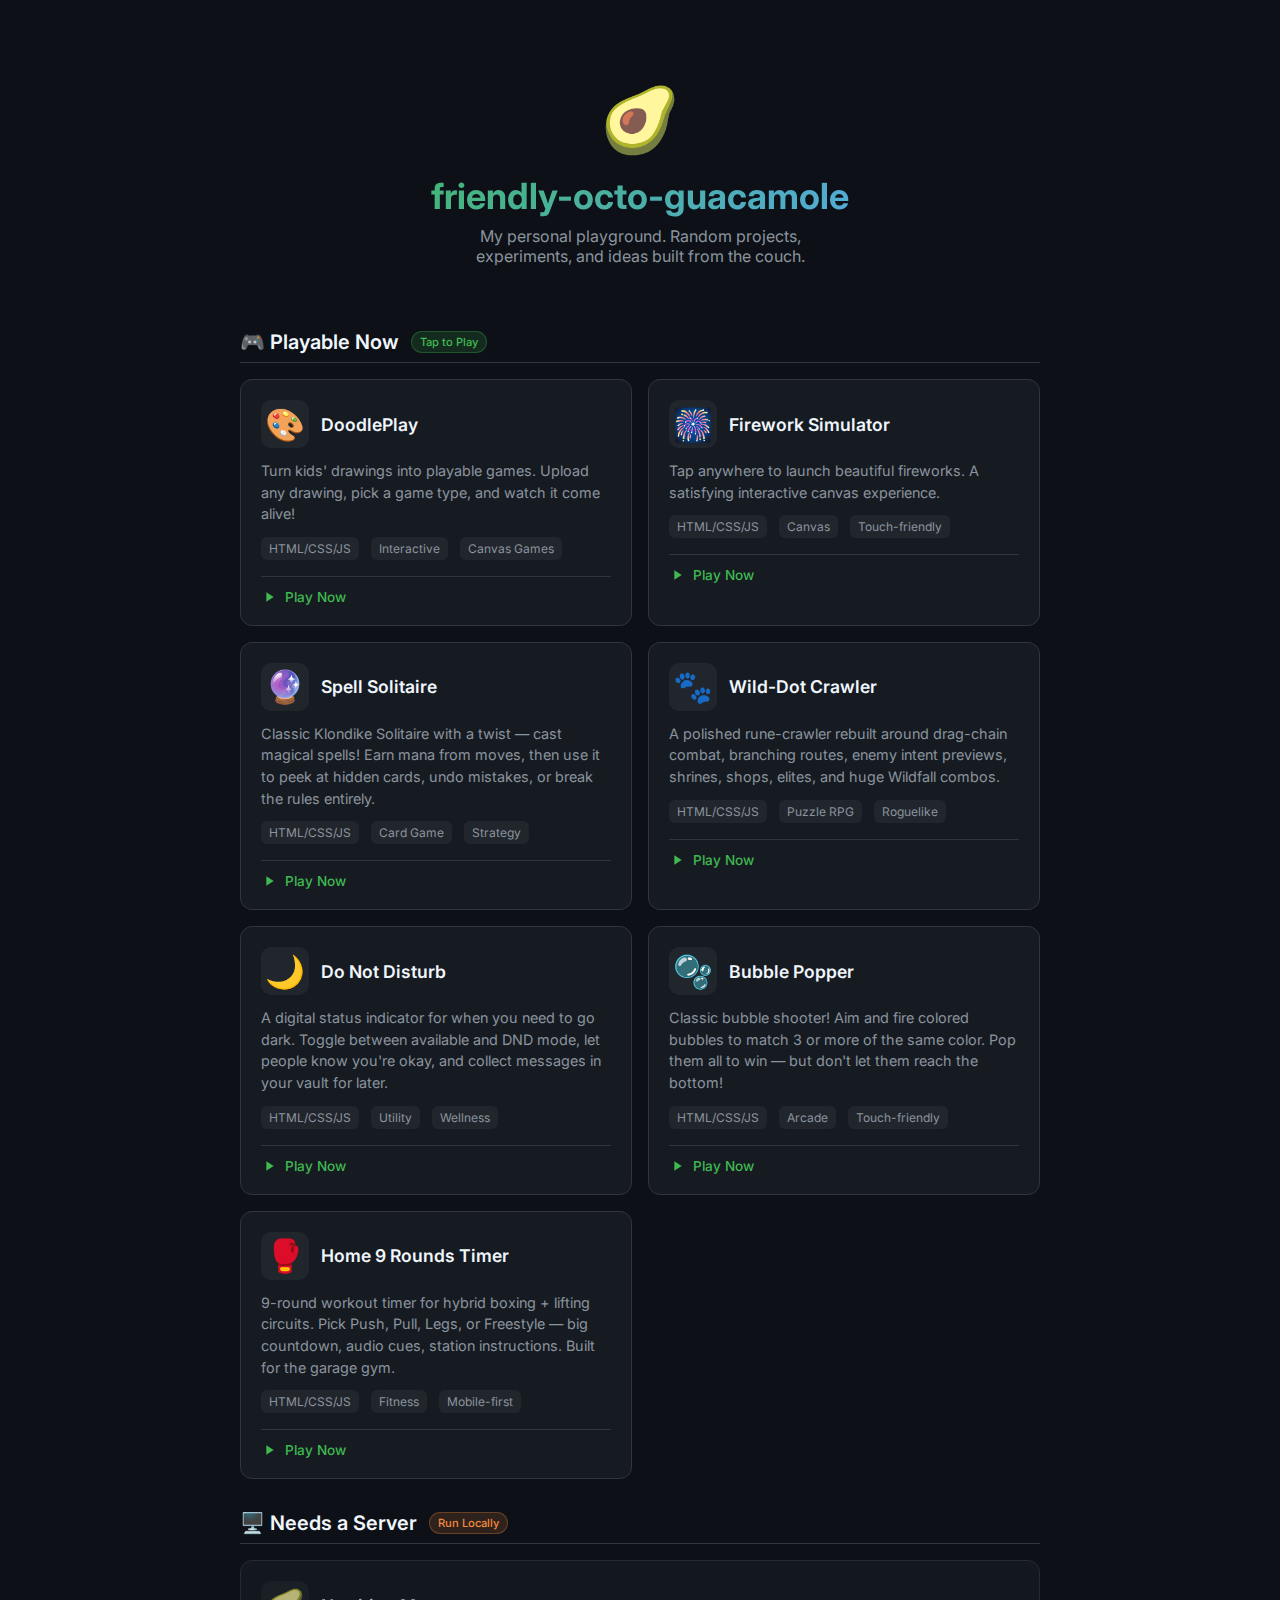
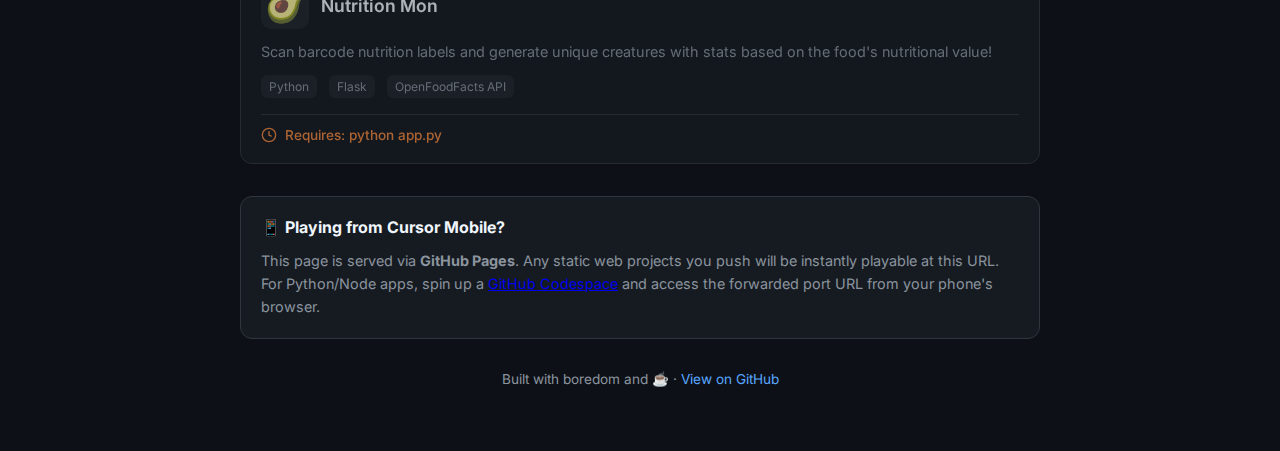
<file: index.html>
<!DOCTYPE html>
<html lang="en">
<head>
    <meta charset="UTF-8">
    <meta name="viewport" content="width=device-width, initial-scale=1.0">
    <title>🥑 friendly-octo-guacamole</title>
    <meta name="description" content="A personal playground of games, apps, and experiments. Play DoodlePlay, Spell Solitaire, Wild-Dot Crawler, Bubble Popper, and more!">
    <meta name="theme-color" content="#0d1117">

    <!-- Open Graph / Social Media -->
    <meta property="og:type" content="website">
    <meta property="og:title" content="friendly-octo-guacamole - Games & Experiments">
    <meta property="og:description" content="A personal playground of games, apps, and experiments. Play DoodlePlay, Spell Solitaire, Wild-Dot Crawler, Bubble Popper, and more!">
    <meta property="og:url" content="https://mrmmooseyman.github.io/friendly-octo-guacamole/">

    <!-- Twitter Card -->
    <meta name="twitter:card" content="summary_large_image">
    <meta name="twitter:title" content="friendly-octo-guacamole - Games & Experiments">
    <meta name="twitter:description" content="A personal playground of games, apps, and experiments. Play DoodlePlay, Spell Solitaire, Wild-Dot Crawler, Bubble Popper, and more!">
    <link rel="preconnect" href="https://fonts.googleapis.com">
    <link rel="preconnect" href="https://fonts.gstatic.com" crossorigin>
    <link href="https://fonts.googleapis.com/css2?family=Inter:wght@400;500;600;700&display=swap" rel="stylesheet">
    <style>
        * {
            margin: 0;
            padding: 0;
            box-sizing: border-box;
        }

        :root {
            --bg-primary: #0d1117;
            --bg-secondary: #161b22;
            --bg-tertiary: #21262d;
            --text-primary: #f0f6fc;
            --text-secondary: #8b949e;
            --accent-green: #3fb950;
            --accent-blue: #58a6ff;
            --accent-purple: #a371f7;
            --accent-orange: #f0883e;
            --accent-pink: #db61a2;
            --border-color: #30363d;
        }

        body {
            font-family: 'Inter', -apple-system, BlinkMacSystemFont, sans-serif;
            background: var(--bg-primary);
            color: var(--text-primary);
            min-height: 100vh;
            padding: 1rem;
        }

        .container {
            max-width: 800px;
            margin: 0 auto;
        }

        /* Header */
        .header {
            text-align: center;
            padding: 2rem 0 3rem;
        }

        .header-emoji {
            font-size: 4rem;
            margin-bottom: 1rem;
            animation: float 3s ease-in-out infinite;
        }

        @keyframes float {
            0%, 100% { transform: translateY(0); }
            50% { transform: translateY(-10px); }
        }

        .header h1 {
            font-size: 1.75rem;
            font-weight: 700;
            margin-bottom: 0.5rem;
            background: linear-gradient(135deg, var(--accent-green), var(--accent-blue));
            -webkit-background-clip: text;
            -webkit-text-fill-color: transparent;
            background-clip: text;
        }

        .header p {
            color: var(--text-secondary);
            font-size: 1rem;
            max-width: 400px;
            margin: 0 auto;
        }

        /* Section */
        .section {
            margin-bottom: 2rem;
        }

        .section-header {
            display: flex;
            align-items: center;
            gap: 0.75rem;
            margin-bottom: 1rem;
            padding-bottom: 0.5rem;
            border-bottom: 1px solid var(--border-color);
        }

        .section-header h2 {
            font-size: 1.25rem;
            font-weight: 600;
        }

        .badge {
            font-size: 0.7rem;
            padding: 0.2rem 0.5rem;
            border-radius: 9999px;
            font-weight: 500;
        }

        .badge-playable {
            background: rgba(63, 185, 80, 0.15);
            color: var(--accent-green);
            border: 1px solid rgba(63, 185, 80, 0.3);
        }

        .badge-server {
            background: rgba(240, 136, 62, 0.15);
            color: var(--accent-orange);
            border: 1px solid rgba(240, 136, 62, 0.3);
        }

        /* Project Cards */
        .projects {
            display: grid;
            gap: 1rem;
        }

        .project-card {
            display: block;
            background: var(--bg-secondary);
            border: 1px solid var(--border-color);
            border-radius: 12px;
            padding: 1.25rem;
            text-decoration: none;
            color: inherit;
            transition: all 0.2s ease;
        }

        .project-card:hover {
            border-color: var(--accent-blue);
            transform: translateY(-2px);
            box-shadow: 0 4px 12px rgba(0, 0, 0, 0.3);
        }

        .project-card:active {
            transform: translateY(0);
        }

        .project-header {
            display: flex;
            align-items: center;
            gap: 0.75rem;
            margin-bottom: 0.75rem;
        }

        .project-icon {
            font-size: 2rem;
            width: 48px;
            height: 48px;
            display: flex;
            align-items: center;
            justify-content: center;
            background: var(--bg-tertiary);
            border-radius: 10px;
        }

        .project-title {
            font-size: 1.1rem;
            font-weight: 600;
        }

        .project-desc {
            color: var(--text-secondary);
            font-size: 0.9rem;
            line-height: 1.5;
            margin-bottom: 0.75rem;
        }

        .project-meta {
            display: flex;
            gap: 0.75rem;
            flex-wrap: wrap;
        }

        .tag {
            font-size: 0.75rem;
            padding: 0.25rem 0.5rem;
            background: var(--bg-tertiary);
            border-radius: 6px;
            color: var(--text-secondary);
        }

        .play-indicator {
            display: flex;
            align-items: center;
            gap: 0.5rem;
            margin-top: 1rem;
            padding-top: 0.75rem;
            border-top: 1px solid var(--border-color);
            color: var(--accent-green);
            font-size: 0.85rem;
            font-weight: 500;
        }

        .play-indicator svg {
            width: 16px;
            height: 16px;
        }

        /* Server Required Card */
        .project-card.server-required {
            opacity: 0.7;
        }

        .project-card.server-required .play-indicator {
            color: var(--accent-orange);
        }

        /* Info Box */
        .info-box {
            background: var(--bg-secondary);
            border: 1px solid var(--border-color);
            border-radius: 12px;
            padding: 1.25rem;
            margin-top: 2rem;
        }

        .info-box h3 {
            display: flex;
            align-items: center;
            gap: 0.5rem;
            font-size: 1rem;
            margin-bottom: 0.75rem;
        }

        .info-box p {
            color: var(--text-secondary);
            font-size: 0.9rem;
            line-height: 1.6;
        }

        .info-box code {
            background: var(--bg-tertiary);
            padding: 0.15rem 0.4rem;
            border-radius: 4px;
            font-size: 0.85rem;
        }

        /* Footer */
        .footer {
            text-align: center;
            padding: 2rem 0;
            color: var(--text-secondary);
            font-size: 0.85rem;
        }

        .footer a {
            color: var(--accent-blue);
            text-decoration: none;
        }

        /* Responsive */
        @media (min-width: 600px) {
            body {
                padding: 2rem;
            }

            .header {
                padding: 3rem 0 4rem;
            }

            .header h1 {
                font-size: 2.25rem;
            }

            .projects {
                grid-template-columns: repeat(auto-fit, minmax(300px, 1fr));
            }
        }
    </style>
</head>
<body>
    <div class="container">
        <header class="header">
            <div class="header-emoji">🥑</div>
            <h1>friendly-octo-guacamole</h1>
            <p>My personal playground. Random projects, experiments, and ideas built from the couch.</p>
        </header>

        <!-- Playable Projects -->
        <section class="section">
            <div class="section-header">
                <h2>🎮 Playable Now</h2>
                <span class="badge badge-playable">Tap to Play</span>
            </div>
            <div class="projects">
                <a href="websites/doodleplay/index.html" class="project-card">
                    <div class="project-header">
                        <div class="project-icon">🎨</div>
                        <div class="project-title">DoodlePlay</div>
                    </div>
                    <p class="project-desc">
                        Turn kids' drawings into playable games. Upload any drawing, pick a game type, and watch it come alive!
                    </p>
                    <div class="project-meta">
                        <span class="tag">HTML/CSS/JS</span>
                        <span class="tag">Interactive</span>
                        <span class="tag">Canvas Games</span>
                    </div>
                    <div class="play-indicator">
                        <svg viewBox="0 0 24 24" fill="currentColor"><path d="M8 5v14l11-7z"/></svg>
                        Play Now
                    </div>
                </a>

                <a href="websites/fireworks/index.html" class="project-card">
                    <div class="project-header">
                        <div class="project-icon">🎆</div>
                        <div class="project-title">Firework Simulator</div>
                    </div>
                    <p class="project-desc">
                        Tap anywhere to launch beautiful fireworks. A satisfying interactive canvas experience.
                    </p>
                    <div class="project-meta">
                        <span class="tag">HTML/CSS/JS</span>
                        <span class="tag">Canvas</span>
                        <span class="tag">Touch-friendly</span>
                    </div>
                    <div class="play-indicator">
                        <svg viewBox="0 0 24 24" fill="currentColor"><path d="M8 5v14l11-7z"/></svg>
                        Play Now
                    </div>
                </a>

                <a href="games/spell-solitaire/index.html" class="project-card">
                    <div class="project-header">
                        <div class="project-icon">🔮</div>
                        <div class="project-title">Spell Solitaire</div>
                    </div>
                    <p class="project-desc">
                        Classic Klondike Solitaire with a twist — cast magical spells! Earn mana from moves, then use it to peek at hidden cards, undo mistakes, or break the rules entirely.
                    </p>
                    <div class="project-meta">
                        <span class="tag">HTML/CSS/JS</span>
                        <span class="tag">Card Game</span>
                        <span class="tag">Strategy</span>
                    </div>
                    <div class="play-indicator">
                        <svg viewBox="0 0 24 24" fill="currentColor"><path d="M8 5v14l11-7z"/></svg>
                        Play Now
                    </div>
                </a>

                <a href="games/wild-dot-crawler/index.html" class="project-card">
                    <div class="project-header">
                        <div class="project-icon">🐾</div>
                        <div class="project-title">Wild-Dot Crawler</div>
                    </div>
                    <p class="project-desc">
                        A polished rune-crawler rebuilt around drag-chain combat, branching routes, enemy intent previews, shrines, shops, elites, and huge Wildfall combos.
                    </p>
                    <div class="project-meta">
                        <span class="tag">HTML/CSS/JS</span>
                        <span class="tag">Puzzle RPG</span>
                        <span class="tag">Roguelike</span>
                    </div>
                    <div class="play-indicator">
                        <svg viewBox="0 0 24 24" fill="currentColor"><path d="M8 5v14l11-7z"/></svg>
                        Play Now
                    </div>
                </a>

                <a href="apps/do-not-disturb/index.html" class="project-card">
                    <div class="project-header">
                        <div class="project-icon">🌙</div>
                        <div class="project-title">Do Not Disturb</div>
                    </div>
                    <p class="project-desc">
                        A digital status indicator for when you need to go dark. Toggle between available and DND mode, let people know you're okay, and collect messages in your vault for later.
                    </p>
                    <div class="project-meta">
                        <span class="tag">HTML/CSS/JS</span>
                        <span class="tag">Utility</span>
                        <span class="tag">Wellness</span>
                    </div>
                    <div class="play-indicator">
                        <svg viewBox="0 0 24 24" fill="currentColor"><path d="M8 5v14l11-7z"/></svg>
                        Play Now
                    </div>
                </a>

                <a href="games/bubble-popper/index.html" class="project-card">
                    <div class="project-header">
                        <div class="project-icon">🫧</div>
                        <div class="project-title">Bubble Popper</div>
                    </div>
                    <p class="project-desc">
                        Classic bubble shooter! Aim and fire colored bubbles to match 3 or more of the same color. Pop them all to win — but don't let them reach the bottom!
                    </p>
                    <div class="project-meta">
                        <span class="tag">HTML/CSS/JS</span>
                        <span class="tag">Arcade</span>
                        <span class="tag">Touch-friendly</span>
                    </div>
                    <div class="play-indicator">
                        <svg viewBox="0 0 24 24" fill="currentColor"><path d="M8 5v14l11-7z"/></svg>
                        Play Now
                    </div>
                </a>

                <a href="apps/9rounds-timer/index.html" class="project-card">
                    <div class="project-header">
                        <div class="project-icon">🥊</div>
                        <div class="project-title">Home 9 Rounds Timer</div>
                    </div>
                    <p class="project-desc">
                        9-round workout timer for hybrid boxing + lifting circuits. Pick Push, Pull, Legs, or Freestyle — big countdown, audio cues, station instructions. Built for the garage gym.
                    </p>
                    <div class="project-meta">
                        <span class="tag">HTML/CSS/JS</span>
                        <span class="tag">Fitness</span>
                        <span class="tag">Mobile-first</span>
                    </div>
                    <div class="play-indicator">
                        <svg viewBox="0 0 24 24" fill="currentColor"><path d="M8 5v14l11-7z"/></svg>
                        Play Now
                    </div>
                </a>
            </div>
        </section>

        <!-- Server Required -->
        <section class="section">
            <div class="section-header">
                <h2>🖥️ Needs a Server</h2>
                <span class="badge badge-server">Run Locally</span>
            </div>
            <div class="projects">
                <div class="project-card server-required">
                    <div class="project-header">
                        <div class="project-icon">🥑</div>
                        <div class="project-title">Nutrition Mon</div>
                    </div>
                    <p class="project-desc">
                        Scan barcode nutrition labels and generate unique creatures with stats based on the food's nutritional value!
                    </p>
                    <div class="project-meta">
                        <span class="tag">Python</span>
                        <span class="tag">Flask</span>
                        <span class="tag">OpenFoodFacts API</span>
                    </div>
                    <div class="play-indicator">
                        <svg viewBox="0 0 24 24" fill="none" stroke="currentColor" stroke-width="2"><circle cx="12" cy="12" r="10"/><path d="M12 6v6l4 2"/></svg>
                        Requires: python app.py
                    </div>
                </div>
            </div>
        </section>

        <!-- Info Box -->
        <div class="info-box">
            <h3>📱 Playing from Cursor Mobile?</h3>
            <p>
                This page is served via <strong>GitHub Pages</strong>. Any static web projects you push will be instantly playable at this URL. For Python/Node apps, spin up a <a href="https://github.com/codespaces">GitHub Codespace</a> and access the forwarded port URL from your phone's browser.
            </p>
        </div>

        <footer class="footer">
            <p>Built with boredom and ☕ · <a href="https://github.com/MrMooseyMan/friendly-octo-guacamole">View on GitHub</a></p>
        </footer>
    </div>
</body>
</html>
</file>
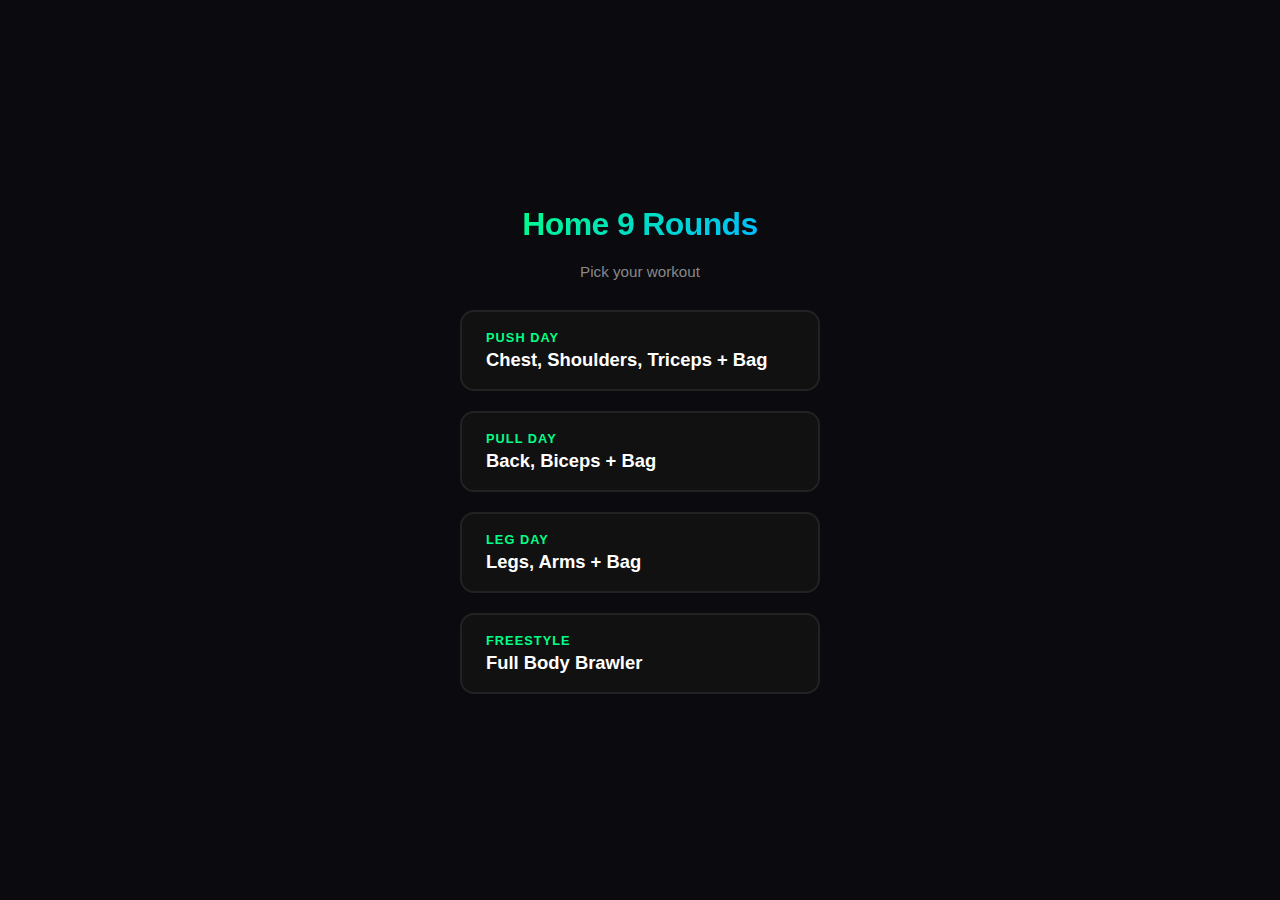
<file: apps/9rounds-timer/index.html>
<!DOCTYPE html>
<html lang="en">
<head>
<meta charset="UTF-8">
<meta name="viewport" content="width=device-width, initial-scale=1.0, user-scalable=no">
<meta name="apple-mobile-web-app-capable" content="yes">
<meta name="apple-mobile-web-app-status-bar-style" content="black">
<title>Home 9 Rounds</title>
<style>
  *,*::before,*::after{box-sizing:border-box;margin:0;padding:0}
  html,body{height:100%;overflow:hidden}
  body{
    font-family:-apple-system,BlinkMacSystemFont,'Segoe UI',Roboto,sans-serif;
    background:#0a0a0f;
    color:#e0e0e0;
    display:flex;
    flex-direction:column;
    align-items:center;
    justify-content:center;
    min-height:100vh;
    min-height:100dvh;
    -webkit-tap-highlight-color:transparent;
    user-select:none;
  }

  /* --- Workout Select Screen --- */
  #select-screen{
    display:flex;flex-direction:column;align-items:center;
    justify-content:center;gap:20px;width:100%;padding:20px;
  }
  #select-screen h1{
    font-size:2rem;font-weight:800;letter-spacing:-.02em;
    background:linear-gradient(135deg,#00ff88,#00bbff);
    -webkit-background-clip:text;-webkit-text-fill-color:transparent;
    background-clip:text;
  }
  #select-screen p{color:#888;font-size:.95rem;margin-bottom:10px}
  .workout-btn{
    width:min(90%,360px);padding:18px 24px;border:2px solid #222;
    border-radius:14px;background:#111;color:#fff;font-size:1.1rem;
    font-weight:600;cursor:pointer;transition:all .15s;text-align:left;
  }
  .workout-btn:hover,.workout-btn:active{
    border-color:#00ff88;background:#0a1a10;transform:scale(1.02);
  }
  .workout-btn .day{color:#00ff88;font-size:.8rem;font-weight:700;
    text-transform:uppercase;letter-spacing:.08em;margin-bottom:4px}
  .workout-btn .name{font-size:1.15rem}

  /* --- Timer Screen --- */
  #timer-screen{
    display:none;flex-direction:column;align-items:center;
    justify-content:space-between;width:100%;height:100vh;height:100dvh;
    padding:16px 16px env(safe-area-inset-bottom,16px);
  }

  /* Round lights */
  .round-lights{
    display:flex;gap:8px;padding:8px 0;flex-shrink:0;
  }
  .round-light{
    width:28px;height:28px;border-radius:50%;
    background:#1a1a22;border:2px solid #333;
    transition:all .3s;font-size:.7rem;font-weight:700;
    display:flex;align-items:center;justify-content:center;color:#555;
  }
  .round-light.done{background:#00ff88;border-color:#00ff88;color:#000}
  .round-light.active{
    background:#00ff88;border-color:#00ff88;color:#000;
    box-shadow:0 0 16px #00ff8866;transform:scale(1.15);
  }
  .round-light.active.rest{
    background:#3388ff;border-color:#3388ff;
    box-shadow:0 0 16px #3388ff66;
  }
  .round-light.active.warning{
    background:#ffaa00;border-color:#ffaa00;
    box-shadow:0 0 16px #ffaa0066;
  }

  /* Center content */
  .timer-center{
    flex:1;display:flex;flex-direction:column;
    align-items:center;justify-content:center;
    width:100%;max-width:420px;gap:8px;
  }
  .phase-label{
    font-size:1rem;font-weight:700;text-transform:uppercase;
    letter-spacing:.15em;color:#00ff88;
  }
  .phase-label.rest{color:#3388ff}
  .phase-label.warning{color:#ffaa00}
  .phase-label.countdown{color:#ff4444}

  .timer-display{
    font-size:min(28vw,160px);font-weight:800;
    font-variant-numeric:tabular-nums;line-height:1;
    color:#fff;text-shadow:0 0 40px #00ff8833;
    transition:text-shadow .3s,color .3s;
  }
  .timer-display.rest{text-shadow:0 0 40px #3388ff33}
  .timer-display.warning{color:#ffaa00;text-shadow:0 0 40px #ffaa0044}
  .timer-display.countdown{color:#ff4444;text-shadow:0 0 60px #ff444466;font-size:min(40vw,220px)}

  .station-name{
    font-size:1.4rem;font-weight:700;text-align:center;
    margin-top:8px;color:#fff;padding:0 10px;
  }
  .station-desc{
    font-size:.9rem;color:#aaa;text-align:center;
    line-height:1.4;padding:0 16px;max-height:120px;overflow-y:auto;
  }
  .next-preview{
    font-size:.85rem;color:#667;text-align:center;margin-top:8px;
  }
  .next-preview span{color:#aaa}

  /* Bottom controls */
  .controls{
    display:flex;gap:14px;padding:10px 0;flex-shrink:0;
  }
  .ctrl-btn{
    padding:14px 28px;border:none;border-radius:12px;
    font-size:1rem;font-weight:700;cursor:pointer;
    transition:all .15s;
  }
  .ctrl-btn.primary{background:#00ff88;color:#000}
  .ctrl-btn.primary:active{background:#00dd77;transform:scale(.96)}
  .ctrl-btn.danger{background:#331111;color:#ff4444;border:1px solid #441111}
  .ctrl-btn.danger:active{background:#441111;transform:scale(.96)}
  .ctrl-btn.secondary{background:#1a1a22;color:#aaa;border:1px solid #333}
  .ctrl-btn.secondary:active{background:#222;transform:scale(.96)}

  /* Done screen */
  #done-screen{
    display:none;flex-direction:column;align-items:center;
    justify-content:center;gap:20px;height:100vh;height:100dvh;
  }
  #done-screen h1{font-size:2.2rem;font-weight:800;color:#00ff88}
  #done-screen p{color:#888;font-size:1.1rem}
  #done-screen .time{font-size:1.6rem;color:#fff;font-weight:700}

  /* Countdown overlay */
  #countdown-overlay{
    display:none;position:fixed;inset:0;background:#0a0a0fee;
    z-index:100;align-items:center;justify-content:center;
    flex-direction:column;gap:16px;
  }
  #countdown-overlay .count{
    font-size:min(50vw,280px);font-weight:900;color:#ff4444;
    text-shadow:0 0 80px #ff444466;line-height:1;
  }
  #countdown-overlay .label{
    font-size:1.2rem;color:#888;font-weight:600;text-transform:uppercase;
    letter-spacing:.15em;
  }

  /* Wake lock indicator */
  .wake-lock{
    position:fixed;top:8px;right:12px;font-size:.7rem;
    color:#333;pointer-events:none;
  }
</style>
</head>
<body>

<!-- Workout Select -->
<div id="select-screen">
  <h1>Home 9 Rounds</h1>
  <p>Pick your workout</p>
  <button class="workout-btn" onclick="startWorkout(0)">
    <div class="day">Push Day</div>
    <div class="name">Chest, Shoulders, Triceps + Bag</div>
  </button>
  <button class="workout-btn" onclick="startWorkout(1)">
    <div class="day">Pull Day</div>
    <div class="name">Back, Biceps + Bag</div>
  </button>
  <button class="workout-btn" onclick="startWorkout(2)">
    <div class="day">Leg Day</div>
    <div class="name">Legs, Arms + Bag</div>
  </button>
  <button class="workout-btn" onclick="startWorkout(3)">
    <div class="day">Freestyle</div>
    <div class="name">Full Body Brawler</div>
  </button>
</div>

<!-- Timer -->
<div id="timer-screen">
  <div class="round-lights" id="round-lights"></div>
  <div class="timer-center">
    <div class="phase-label" id="phase-label">ROUND 1</div>
    <div class="timer-display" id="timer-display">3:00</div>
    <div class="station-name" id="station-name"></div>
    <div class="station-desc" id="station-desc"></div>
    <div class="next-preview" id="next-preview"></div>
  </div>
  <div class="controls">
    <button class="ctrl-btn danger" onclick="quitWorkout()">Quit</button>
    <button class="ctrl-btn secondary" id="skip-btn" onclick="skipPhase()">Skip</button>
    <button class="ctrl-btn primary" id="pause-btn" onclick="togglePause()">Pause</button>
  </div>
</div>

<!-- Countdown Overlay -->
<div id="countdown-overlay">
  <div class="label">Get Ready</div>
  <div class="count" id="countdown-num">3</div>
</div>

<!-- Done Screen -->
<div id="done-screen">
  <h1>Done!</h1>
  <p>Total time</p>
  <div class="time" id="total-time">0:00</div>
  <button class="ctrl-btn primary" onclick="backToSelect()" style="margin-top:20px">Back to Workouts</button>
</div>

<div class="wake-lock" id="wake-lock-status"></div>

<script>
// ============================================================
// WORKOUT DATA
// ============================================================
const WORKOUTS = [
  { // Push Day
    name: "Push Day 9 Rounds",
    rounds: [
      { station: "Warm-up", desc: "High knees 30s, shadow boxing 1 min, arm circles + bodyweight squats 30s, shadow box 1 min. Get loose, get warm." },
      { station: "Barbell Bench Press", desc: "3x10 (Phase 1) / 4x8 (Phase 2+). Rest 60-90 sec between sets." },
      { station: "Bag - Jab/Cross", desc: "1-2 combos, move your feet. Shake out the bench pump. Stay light, find your rhythm." },
      { station: "Overhead Press", desc: "3x8 (Phase 1) / 4x8 (Phase 2+). Strict form, no leg drive." },
      { station: "Bag - Speed Round", desc: "Light, fast punches - high volume. 1-1-2, 1-2-3, 1-2-1-2. Don't load up, just stay busy. Circle the bag." },
      { station: "Ring Push-ups + Ring Dips", desc: "Ring push-ups 3x10, then ring dips 2x8. Superset - push-ups into dips, rest, repeat." },
      { station: "Bag - Power Round", desc: "Controlled hooks and uppercuts. 3-2-3, 5-6-5. Snap and retract at 70-80%. 10 sec burst, 5 sec reset." },
      { station: "Dumbbell Curls", desc: "3x12. Slow negatives. Squeeze at the top. Arms should be screaming." },
      { station: "Core Burnout", desc: "45s plank, 20 bicycle crunches, 15 leg raises, 10 V-ups. Rest 30 sec. Repeat x2." },
    ]
  },
  { // Pull Day
    name: "Pull Day 9 Rounds",
    rounds: [
      { station: "Warm-up", desc: "Shadow boxing 2 min (move your feet, throw light combos), high knees 30s, fast feet 30s." },
      { station: "Pull-ups", desc: "3xAMRAP (Phase 1) / 4xAMRAP (Phase 2+). Rest 90 sec between sets. Use a band if needed." },
      { station: "Bag - 1-2-3 Combos", desc: "Jab-cross-hook. Focus on the hook rotation. Circle the bag between combos." },
      { station: "Barbell Rows", desc: "3x10 (Phase 1) / 4x8 (Phase 2+). Squeeze your shoulder blades at the top." },
      { station: "Bag - Body Shots", desc: "Throw 1-2 up top, then dip and throw 2 body hooks. Practice level changes - head, body, head, body." },
      { station: "Ring Rows", desc: "3x10. Feet elevated if you can. Slow and controlled - 2 sec up, 2 sec down." },
      { station: "Bag - Full Combos", desc: "1-2-3-2, 1-2-5-2, 1-2-3-6-3-2. Let everything fly. Move your feet. Hands UP between combos." },
      { station: "DB Hammer Curls + Ring Hold", desc: "Hammer curls 3x12, then ring support hold 3x20 sec. Arms will be shaking." },
      { station: "Core Burnout", desc: "Hanging knee raises x15, plank 45s, Russian twists x20. Rest 30 sec. Repeat x2." },
    ]
  },
  { // Legs
    name: "Legs + Bag 9 Rounds",
    rounds: [
      { station: "Warm-up", desc: "High knees 30s, butt kicks 30s, lateral hops 30s, bodyweight squats 30s, shadow boxing 1 min." },
      { station: "Barbell Squats", desc: "3x10 (Phase 1) / 4x8 (Phase 2+). Full depth. Control the descent." },
      { station: "Bag - Jab/Cross/Hook", desc: "1-2-3 combos. Legs are heavy from squats - plant your feet and rotate through the hips." },
      { station: "Romanian Deadlifts", desc: "3x8 (Phase 1) / 4x8 (Phase 2+). Slow negative, feel the hamstring stretch." },
      { station: "Bag - Uppercuts + Body", desc: "5-6 uppercut combos with body hooks. Get low, bend knees, drive up through the legs." },
      { station: "Calf Raises + Squat Jumps", desc: "Calf raises 2x15, then squat jumps 2x10. Explosive on the jumps." },
      { station: "Bag - Power Round", desc: "Controlled hooks and uppercuts. 3-2-3, 5-6-5. Snap and retract at 70-80%. Stay composed." },
      { station: "BB Curls + Ring Dips", desc: "3x10 each. Curl, straight to dips, rest, repeat. Arm pump to finish." },
      { station: "Core Burnout", desc: "Barbell rollouts x10 (or ab wheel), side plank 30s/side, flutter kicks 30s. Rest 30 sec. Repeat x2." },
    ]
  },
  { // Freestyle
    name: "Full Body Brawler",
    rounds: [
      { station: "Warm-up", desc: "Shadow boxing 2 min (throw real combos, move around), high knees 30s, fast feet 30s." },
      { station: "Pick a Compound Lift", desc: "Bench, squats, rows, OHP - whatever you feel like. Do 3x8." },
      { station: "Bag - Freestyle", desc: "Whatever you want. Combos, power shots, body work, movement. Just flow." },
      { station: "Pick a Ring Exercise", desc: "Push-ups, dips, rows, support holds - dealer's choice. 3 sets." },
      { station: "Bag - Speed Round", desc: "Light and fast. Nonstop volume punching. 1-2s, 1-1-2s. Don't stop. Cardio round." },
      { station: "Pick an Isolation Lift", desc: "Curls, hammer curls, calf raises, RDLs - whatever's lagging. 3x12." },
      { station: "Bag - War Round", desc: "3 min at 80%. Championship round. Best combos, best footwork, best form. Finish strong." },
      { station: "Pull-ups + Push-ups", desc: "Alternate: pull-up set, push-up set. 3 rounds. No rest between the two." },
      { station: "Core + Stretch", desc: "5 min core circuit (your choice), then 5 min stretching. Cool down. You earned it." },
    ]
  }
];

// ============================================================
// CONFIG
// ============================================================
const WORK_TIME = 180;   // 3 minutes
const REST_TIME = 90;    // 1.5 minutes
const WARN_TIME = 30;    // warning at 30 sec remaining
const TOTAL_ROUNDS = 9;

// ============================================================
// STATE
// ============================================================
let currentWorkout = null;
let currentRound = 0;     // 0-indexed
let phase = 'work';       // 'work' | 'rest'
let timeLeft = 0;
let running = false;
let paused = false;
let interval = null;
let workoutStartTime = 0;
let wakeLock = null;

// ============================================================
// AUDIO (Web Audio API - zero dependencies)
// ============================================================
let audioCtx = null;

function getAudio() {
  if (!audioCtx) audioCtx = new (window.AudioContext || window.webkitAudioContext)();
  if (audioCtx.state === 'suspended') audioCtx.resume();
  return audioCtx;
}

function playBeep(freq, duration, count, gap) {
  const ctx = getAudio();
  for (let i = 0; i < count; i++) {
    const osc = ctx.createOscillator();
    const gain = ctx.createGain();
    osc.connect(gain);
    gain.connect(ctx.destination);
    osc.frequency.value = freq;
    osc.type = 'square';
    const start = ctx.currentTime + i * (duration + gap);
    gain.gain.setValueAtTime(0.3, start);
    gain.gain.exponentialRampToValueAtTime(0.001, start + duration);
    osc.start(start);
    osc.stop(start + duration);
  }
}

function playBell() {
  const ctx = getAudio();
  // Metallic bell - layered frequencies
  const freqs = [800, 1200, 1600, 2400];
  freqs.forEach((f, i) => {
    const osc = ctx.createOscillator();
    const gain = ctx.createGain();
    osc.connect(gain);
    gain.connect(ctx.destination);
    osc.frequency.value = f;
    osc.type = 'sine';
    const vol = 0.15 / (i + 1);
    const t = ctx.currentTime;
    gain.gain.setValueAtTime(vol, t);
    gain.gain.exponentialRampToValueAtTime(0.001, t + 1.2);
    osc.start(t);
    osc.stop(t + 1.3);
  });
  // Impact noise
  const buf = ctx.createBuffer(1, ctx.sampleRate * 0.05, ctx.sampleRate);
  const data = buf.getChannelData(0);
  for (let i = 0; i < data.length; i++) data[i] = (Math.random() * 2 - 1) * (1 - i / data.length);
  const noise = ctx.createBufferSource();
  noise.buffer = buf;
  const ng = ctx.createGain();
  noise.connect(ng);
  ng.connect(ctx.destination);
  ng.gain.setValueAtTime(0.4, ctx.currentTime);
  ng.gain.exponentialRampToValueAtTime(0.001, ctx.currentTime + 0.15);
  noise.start(ctx.currentTime);
}

function playWarningBeeps() { playBeep(880, 0.15, 2, 0.12); }

function playTripleBell() {
  playBell();
  setTimeout(playBell, 500);
  setTimeout(playBell, 1000);
}

// ============================================================
// WAKE LOCK
// ============================================================
async function requestWakeLock() {
  try {
    if ('wakeLock' in navigator) {
      wakeLock = await navigator.wakeLock.request('screen');
      document.getElementById('wake-lock-status').textContent = '';
    }
  } catch (e) { /* not critical */ }
}

function releaseWakeLock() {
  if (wakeLock) { wakeLock.release(); wakeLock = null; }
}

document.addEventListener('visibilitychange', () => {
  if (document.visibilityState === 'visible' && running && !paused) requestWakeLock();
});

// ============================================================
// UI HELPERS
// ============================================================
function $(id) { return document.getElementById(id); }

function show(id) { $(id).style.display = 'flex'; }
function hide(id) { $(id).style.display = 'none'; }

function formatTime(secs) {
  const m = Math.floor(secs / 60);
  const s = secs % 60;
  return m + ':' + String(s).padStart(2, '0');
}

function buildRoundLights() {
  const container = $('round-lights');
  container.innerHTML = '';
  for (let i = 0; i < TOTAL_ROUNDS; i++) {
    const el = document.createElement('div');
    el.className = 'round-light';
    el.textContent = i + 1;
    el.id = 'light-' + i;
    container.appendChild(el);
  }
}

function updateRoundLights() {
  for (let i = 0; i < TOTAL_ROUNDS; i++) {
    const el = $('light-' + i);
    el.className = 'round-light';
    if (i < currentRound) {
      el.classList.add('done');
    } else if (i === currentRound) {
      el.classList.add('active');
      if (phase === 'rest') el.classList.add('rest');
      else if (timeLeft <= WARN_TIME && timeLeft > 0) el.classList.add('warning');
    }
  }
}

function updateTimerUI() {
  const display = $('timer-display');
  const label = $('phase-label');
  const sName = $('station-name');
  const sDesc = $('station-desc');
  const preview = $('next-preview');

  display.textContent = formatTime(timeLeft);
  display.className = 'timer-display';
  label.className = 'phase-label';

  if (phase === 'work') {
    const round = currentWorkout.rounds[currentRound];
    label.textContent = 'Round ' + (currentRound + 1);
    sName.textContent = round.station;
    sDesc.textContent = round.desc;

    if (timeLeft <= WARN_TIME && timeLeft > 0) {
      display.classList.add('warning');
      label.classList.add('warning');
    }

    if (currentRound < TOTAL_ROUNDS - 1) {
      preview.innerHTML = 'Next: <span>' + currentWorkout.rounds[currentRound + 1].station + '</span>';
    } else {
      preview.textContent = 'Final round!';
    }
  } else {
    label.textContent = 'REST';
    label.classList.add('rest');
    display.classList.add('rest');
    sName.textContent = '';
    sDesc.textContent = 'Shake it out. Grab water.';
    if (currentRound < TOTAL_ROUNDS) {
      preview.innerHTML = 'Up next: <span>Round ' + (currentRound + 1) + ' \u2014 ' + currentWorkout.rounds[currentRound].station + '</span>';
    }
  }

  updateRoundLights();
}

// ============================================================
// TIMER LOGIC
// ============================================================
function tick() {
  if (paused) return;
  timeLeft--;

  if (phase === 'work' && timeLeft === WARN_TIME) {
    playWarningBeeps();
  }

  if (timeLeft <= 0) {
    playBell();
    if (phase === 'work') {
      currentRound++;
      if (currentRound >= TOTAL_ROUNDS) {
        finishWorkout();
        return;
      }
      phase = 'rest';
      timeLeft = REST_TIME;
    } else {
      phase = 'work';
      timeLeft = WORK_TIME;
      playBell();
    }
  }

  updateTimerUI();
}

function startTimer() {
  if (interval) clearInterval(interval);
  interval = setInterval(tick, 1000);
  running = true;
}

function togglePause() {
  paused = !paused;
  $('pause-btn').textContent = paused ? 'Resume' : 'Pause';
  $('pause-btn').className = paused ? 'ctrl-btn primary' : 'ctrl-btn primary';
}

function skipPhase() {
  if (phase === 'work') {
    currentRound++;
    if (currentRound >= TOTAL_ROUNDS) {
      finishWorkout();
      return;
    }
    phase = 'rest';
    timeLeft = REST_TIME;
  } else {
    phase = 'work';
    timeLeft = WORK_TIME;
  }
  playBell();
  updateTimerUI();
}

// ============================================================
// WORKOUT FLOW
// ============================================================
function startWorkout(idx) {
  // Init audio on user gesture
  getAudio();

  currentWorkout = WORKOUTS[idx];
  currentRound = 0;
  phase = 'work';
  timeLeft = WORK_TIME;
  paused = false;
  $('pause-btn').textContent = 'Pause';

  hide('select-screen');
  hide('done-screen');
  show('timer-screen');
  buildRoundLights();

  requestWakeLock();
  workoutStartTime = Date.now();

  // 3-2-1 countdown
  show('countdown-overlay');
  let count = 3;
  $('countdown-num').textContent = count;
  playBeep(600, 0.1, 1, 0);

  const cdInterval = setInterval(() => {
    count--;
    if (count > 0) {
      $('countdown-num').textContent = count;
      playBeep(600, 0.1, 1, 0);
    } else {
      clearInterval(cdInterval);
      hide('countdown-overlay');
      playBell();
      updateTimerUI();
      startTimer();
    }
  }, 1000);
}

function finishWorkout() {
  clearInterval(interval);
  interval = null;
  running = false;
  releaseWakeLock();

  const elapsed = Math.floor((Date.now() - workoutStartTime) / 1000);
  hide('timer-screen');
  show('done-screen');
  $('total-time').textContent = formatTime(elapsed);

  playTripleBell();
}

function quitWorkout() {
  clearInterval(interval);
  interval = null;
  running = false;
  paused = false;
  releaseWakeLock();
  hide('timer-screen');
  hide('countdown-overlay');
  show('select-screen');
}

function backToSelect() {
  hide('done-screen');
  show('select-screen');
}
</script>
</body>
</html>
</file>
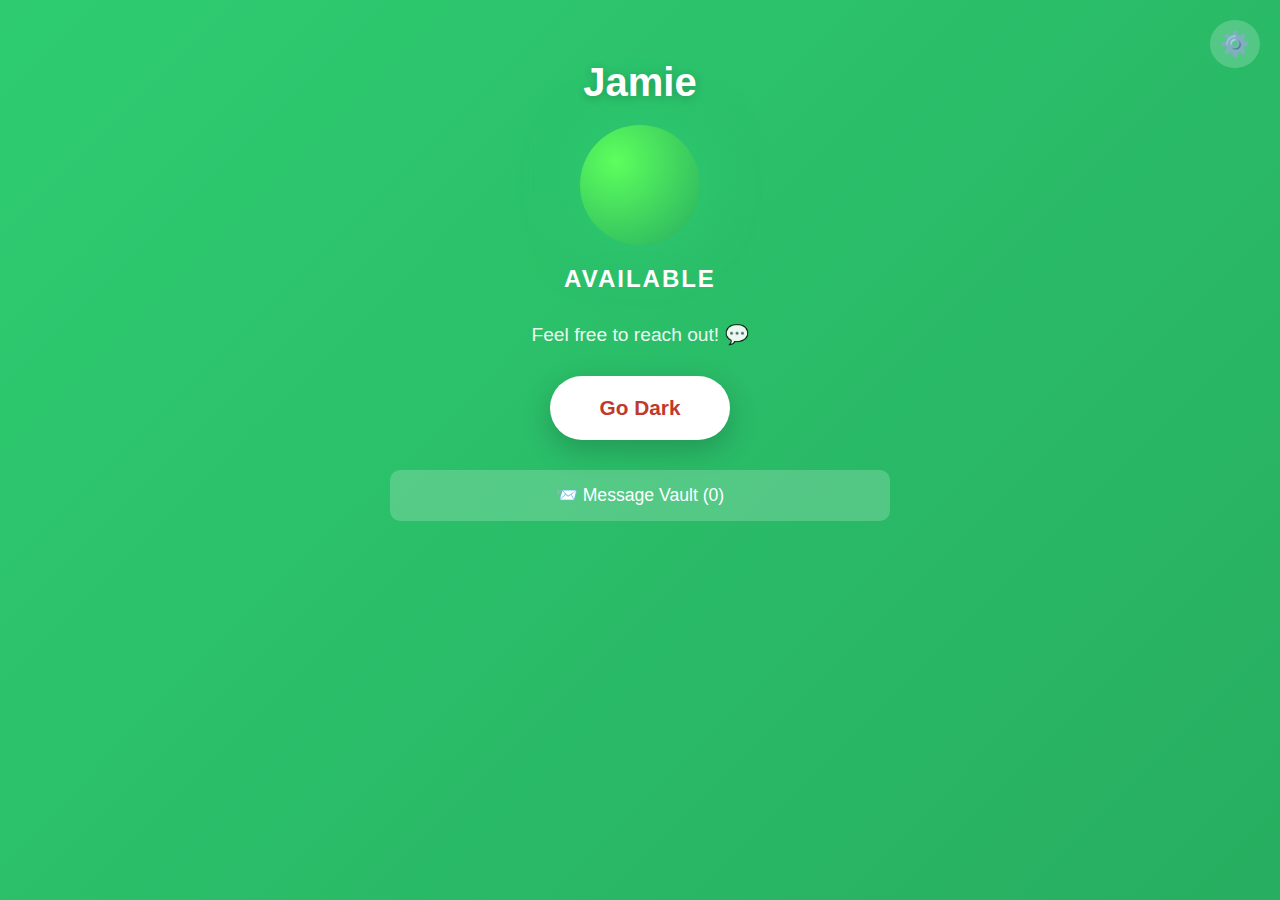
<file: apps/do-not-disturb/index.html>
<!DOCTYPE html>
<html lang="en">
<head>
    <meta charset="UTF-8">
    <meta name="viewport" content="width=device-width, initial-scale=1.0">
    <title>Do Not Disturb</title>
    <link rel="stylesheet" href="styles.css">
</head>
<body>
    <div id="app" class="available">
        <!-- Settings Button -->
        <button id="settings-btn" class="settings-btn" aria-label="Settings">⚙️</button>
        
        <!-- Main Content -->
        <div class="main-content">
            <!-- Status Display -->
            <div class="status-display">
                <h1 id="user-name">Jamie</h1>
                <div id="status-indicator" class="status-indicator"></div>
                <p id="status-text" class="status-text">Available</p>
            </div>
            
            <!-- Status Message (shown when dark) -->
            <div id="dark-message" class="dark-message hidden">
                <div class="alive-badge">✓ I am alive and well</div>
                <p class="dark-explanation">I am currently disconnected and taking a break. I will get back to you when I return.</p>
                
                <div class="emergency-section">
                    <h3>🚨 Emergency Contact</h3>
                    <p id="emergency-contact">Call 911 or contact a family member</p>
                </div>
                
                <div class="leave-message-section">
                    <h3>📝 Leave a Message</h3>
                    <textarea id="message-input" placeholder="Type your message here... It will be saved for when they return."></textarea>
                    <button id="submit-message" class="submit-btn">Save Message</button>
                </div>
            </div>
            
            <!-- Available Message -->
            <div id="available-message" class="available-message">
                <p>Feel free to reach out! 💬</p>
            </div>
            
            <!-- Toggle Button -->
            <button id="toggle-btn" class="toggle-btn">
                <span id="toggle-text">Go Dark</span>
            </button>
            
            <!-- Message Vault (only visible when available) -->
            <div id="vault-section" class="vault-section">
                <button id="vault-toggle" class="vault-toggle">
                    📨 Message Vault <span id="vault-count">(0)</span>
                </button>
                <div id="vault-contents" class="vault-contents hidden">
                    <div id="messages-list" class="messages-list">
                        <p class="no-messages">No messages yet</p>
                    </div>
                    <button id="clear-vault" class="clear-vault-btn hidden">Clear All Messages</button>
                </div>
            </div>
        </div>
        
        <!-- Settings Modal -->
        <div id="settings-modal" class="modal hidden">
            <div class="modal-content">
                <h2>⚙️ Settings</h2>
                <div class="form-group">
                    <label for="name-input">Your Name</label>
                    <input type="text" id="name-input" placeholder="Jamie">
                </div>
                <div class="form-group">
                    <label for="emergency-input">Emergency Contact Info</label>
                    <textarea id="emergency-input" placeholder="Call 911 or contact a family member"></textarea>
                </div>
                <div class="modal-buttons">
                    <button id="save-settings" class="save-btn">Save</button>
                    <button id="cancel-settings" class="cancel-btn">Cancel</button>
                </div>
            </div>
        </div>
    </div>
    
    <script src="app.js"></script>
</body>
</html>
</file>
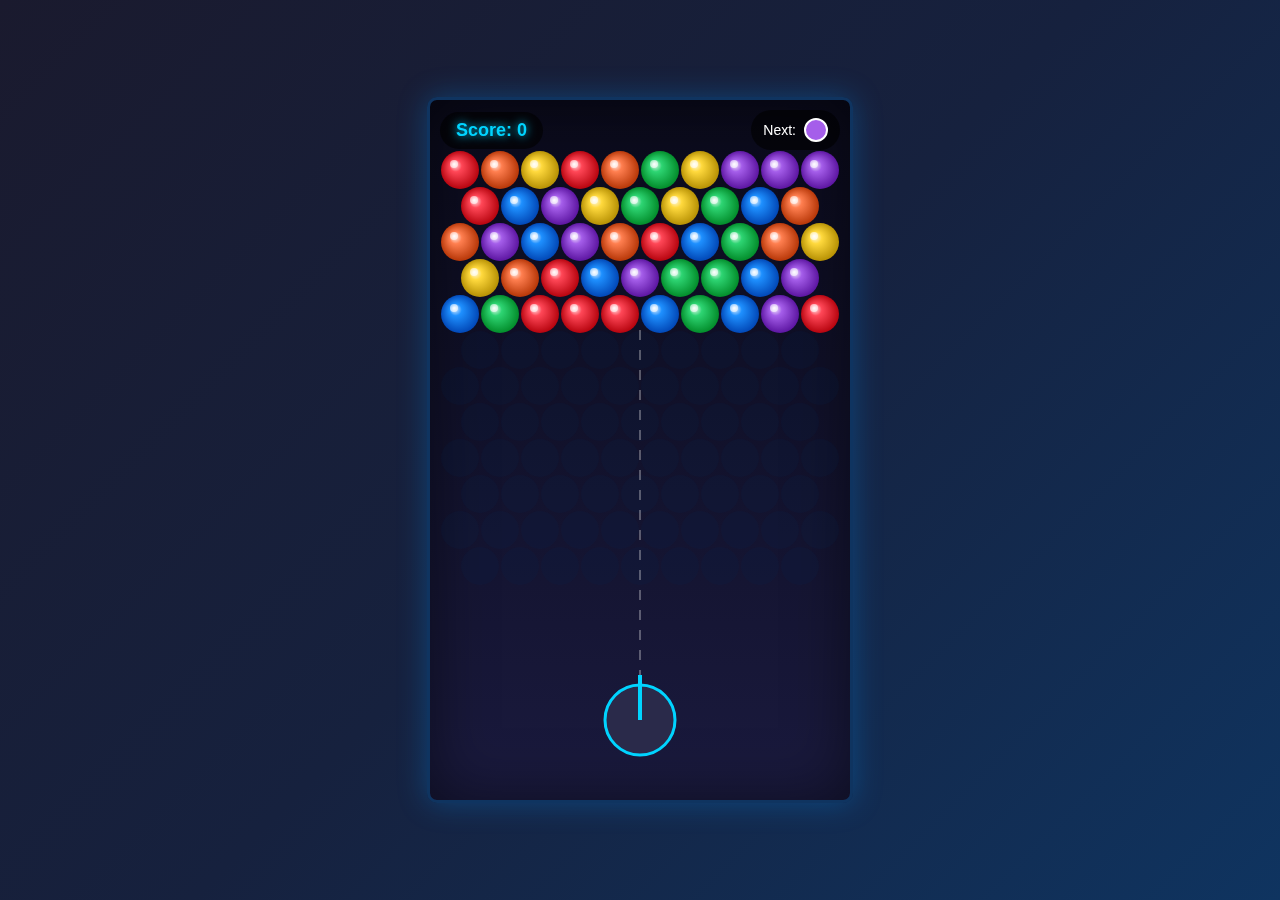
<file: games/bubble-popper/index.html>
<!DOCTYPE html>
<html lang="en">
<head>
    <meta charset="UTF-8">
    <meta name="viewport" content="width=device-width, initial-scale=1.0, user-scalable=no">
    <title>Bubble Popper</title>
    <meta name="description" content="Classic bubble shooter game! Aim and fire colored bubbles to match 3 or more. Pop them all to win, but don't let them reach the bottom!">
    <meta name="theme-color" content="#1a1a2e">
    <style>
        * {
            margin: 0;
            padding: 0;
            box-sizing: border-box;
        }

        body {
            background: linear-gradient(135deg, #1a1a2e 0%, #16213e 50%, #0f3460 100%);
            min-height: 100vh;
            display: flex;
            flex-direction: column;
            align-items: center;
            justify-content: center;
            font-family: 'Segoe UI', Tahoma, Geneva, Verdana, sans-serif;
            overflow: hidden;
            touch-action: none;
        }

        .game-container {
            position: relative;
            background: linear-gradient(180deg, #0a0a1a 0%, #1a1a3e 100%);
            border-radius: 10px;
            box-shadow: 0 0 30px rgba(0, 150, 255, 0.3), inset 0 0 60px rgba(0, 0, 0, 0.5);
            border: 3px solid #0f3460;
        }

        #gameCanvas {
            display: block;
            border-radius: 8px;
        }

        .ui-overlay {
            position: absolute;
            top: 10px;
            left: 10px;
            right: 10px;
            display: flex;
            justify-content: space-between;
            align-items: center;
            pointer-events: none;
        }

        .score-display {
            background: rgba(0, 0, 0, 0.6);
            padding: 8px 16px;
            border-radius: 20px;
            color: #00d4ff;
            font-size: 18px;
            font-weight: bold;
            text-shadow: 0 0 10px #00d4ff;
        }

        .next-bubble {
            background: rgba(0, 0, 0, 0.6);
            padding: 8px 12px;
            border-radius: 20px;
            color: white;
            font-size: 14px;
            display: flex;
            align-items: center;
            gap: 8px;
        }

        .next-bubble-preview {
            width: 24px;
            height: 24px;
            border-radius: 50%;
            border: 2px solid white;
        }

        .game-over-screen, .win-screen {
            position: absolute;
            top: 0;
            left: 0;
            right: 0;
            bottom: 0;
            background: rgba(0, 0, 0, 0.85);
            display: flex;
            flex-direction: column;
            align-items: center;
            justify-content: center;
            border-radius: 8px;
            opacity: 0;
            pointer-events: none;
            transition: opacity 0.3s;
        }

        .game-over-screen.active, .win-screen.active {
            opacity: 1;
            pointer-events: all;
        }

        .game-over-screen h1 {
            color: #ff4757;
            font-size: 36px;
            margin-bottom: 10px;
            text-shadow: 0 0 20px #ff4757;
        }

        .win-screen h1 {
            color: #2ed573;
            font-size: 36px;
            margin-bottom: 10px;
            text-shadow: 0 0 20px #2ed573;
        }

        .final-score {
            color: #ffd93d;
            font-size: 24px;
            margin-bottom: 30px;
        }

        .restart-btn {
            background: linear-gradient(135deg, #00d4ff, #0099cc);
            color: white;
            border: none;
            padding: 15px 40px;
            font-size: 18px;
            border-radius: 30px;
            cursor: pointer;
            font-weight: bold;
            text-transform: uppercase;
            letter-spacing: 2px;
            box-shadow: 0 5px 20px rgba(0, 212, 255, 0.4);
            transition: transform 0.2s, box-shadow 0.2s;
        }

        .restart-btn:hover {
            transform: scale(1.05);
            box-shadow: 0 8px 30px rgba(0, 212, 255, 0.6);
        }

        .aim-line {
            position: absolute;
            pointer-events: none;
        }
    </style>
</head>
<body>
    <div class="game-container">
        <canvas id="gameCanvas"></canvas>
        <div class="ui-overlay">
            <div class="score-display">Score: <span id="score">0</span></div>
            <div class="next-bubble">
                Next: <div class="next-bubble-preview" id="nextBubble"></div>
            </div>
        </div>
        <div class="game-over-screen" id="gameOver">
            <h1>GAME OVER</h1>
            <div class="final-score">Score: <span id="finalScore">0</span></div>
            <button class="restart-btn" onclick="restartGame()">Play Again</button>
        </div>
        <div class="win-screen" id="winScreen">
            <h1>YOU WIN!</h1>
            <div class="final-score">Score: <span id="winScore">0</span></div>
            <button class="restart-btn" onclick="restartGame()">Play Again</button>
        </div>
    </div>

    <script>
        // Game Configuration
        const BUBBLE_RADIUS = 20;
        const BUBBLE_DIAMETER = BUBBLE_RADIUS * 2;
        const COLS = 10;
        const ROWS = 12;
        const SHOOTER_Y_OFFSET = 80;
        const COLORS = [
            '#ff4757', // Red
            '#2ed573', // Green
            '#1e90ff', // Blue
            '#ffd93d', // Yellow
            '#a55eea', // Purple
            '#ff7f50'  // Orange
        ];

        // Canvas setup
        const canvas = document.getElementById('gameCanvas');
        const ctx = canvas.getContext('2d');

        // Responsive sizing
        function resizeCanvas() {
            const maxWidth = Math.min(window.innerWidth - 20, 420);
            const maxHeight = Math.min(window.innerHeight - 40, 700);

            canvas.width = maxWidth;
            canvas.height = maxHeight;
        }
        resizeCanvas();
        window.addEventListener('resize', resizeCanvas);

        // Game state
        let bubbles = [];
        let shooterBubble = null;
        let nextBubbleColor = null;
        let movingBubble = null;
        let score = 0;
        let aimAngle = -Math.PI / 2;
        let gameRunning = true;
        let canShoot = true;

        // Bubble class
        class Bubble {
            constructor(x, y, color, row = -1, col = -1) {
                this.x = x;
                this.y = y;
                this.color = color;
                this.row = row;
                this.col = col;
                this.radius = BUBBLE_RADIUS;
                this.vx = 0;
                this.vy = 0;
                this.popping = false;
                this.popProgress = 0;
            }

            draw() {
                if (this.popping) {
                    ctx.globalAlpha = 1 - this.popProgress;
                    const scale = 1 + this.popProgress * 0.5;
                    ctx.beginPath();
                    ctx.arc(this.x, this.y, this.radius * scale, 0, Math.PI * 2);
                    ctx.fillStyle = this.color;
                    ctx.fill();
                    ctx.globalAlpha = 1;
                    return;
                }

                // Bubble gradient
                const gradient = ctx.createRadialGradient(
                    this.x - this.radius * 0.3,
                    this.y - this.radius * 0.3,
                    0,
                    this.x,
                    this.y,
                    this.radius
                );
                gradient.addColorStop(0, '#ffffff');
                gradient.addColorStop(0.3, this.color);
                gradient.addColorStop(1, this.darkenColor(this.color, 30));

                ctx.beginPath();
                ctx.arc(this.x, this.y, this.radius - 1, 0, Math.PI * 2);
                ctx.fillStyle = gradient;
                ctx.fill();

                // Shine effect
                ctx.beginPath();
                ctx.arc(this.x - this.radius * 0.3, this.y - this.radius * 0.3, this.radius * 0.2, 0, Math.PI * 2);
                ctx.fillStyle = 'rgba(255, 255, 255, 0.6)';
                ctx.fill();
            }

            darkenColor(color, percent) {
                const num = parseInt(color.replace('#', ''), 16);
                const amt = Math.round(2.55 * percent);
                const R = Math.max((num >> 16) - amt, 0);
                const G = Math.max((num >> 8 & 0x00FF) - amt, 0);
                const B = Math.max((num & 0x0000FF) - amt, 0);
                return '#' + (0x1000000 + R * 0x10000 + G * 0x100 + B).toString(16).slice(1);
            }
        }

        // Get bubble position from grid
        function getBubblePosition(row, col) {
            const offsetX = row % 2 === 1 ? BUBBLE_RADIUS : 0;
            const x = col * BUBBLE_DIAMETER + BUBBLE_RADIUS + offsetX + 10;
            const y = row * (BUBBLE_DIAMETER - 4) + BUBBLE_RADIUS + 50;
            return { x, y };
        }

        // Get grid position from coordinates
        function getGridPosition(x, y) {
            const row = Math.round((y - BUBBLE_RADIUS - 50) / (BUBBLE_DIAMETER - 4));
            const offsetX = row % 2 === 1 ? BUBBLE_RADIUS : 0;
            const col = Math.round((x - BUBBLE_RADIUS - offsetX - 10) / BUBBLE_DIAMETER);
            return { row: Math.max(0, row), col: Math.max(0, Math.min(col, COLS - 1)) };
        }

        // Initialize game
        function initGame() {
            bubbles = [];
            score = 0;
            gameRunning = true;
            canShoot = true;
            document.getElementById('score').textContent = '0';
            document.getElementById('gameOver').classList.remove('active');
            document.getElementById('winScreen').classList.remove('active');

            // Create initial bubble grid (5 rows)
            for (let row = 0; row < 5; row++) {
                const maxCols = row % 2 === 1 ? COLS - 1 : COLS;
                for (let col = 0; col < maxCols; col++) {
                    const pos = getBubblePosition(row, col);
                    const color = COLORS[Math.floor(Math.random() * COLORS.length)];
                    bubbles.push(new Bubble(pos.x, pos.y, color, row, col));
                }
            }

            createShooterBubble();
            nextBubbleColor = COLORS[Math.floor(Math.random() * COLORS.length)];
            updateNextBubblePreview();
        }

        // Create shooter bubble
        function createShooterBubble() {
            const color = nextBubbleColor || COLORS[Math.floor(Math.random() * COLORS.length)];
            shooterBubble = new Bubble(canvas.width / 2, canvas.height - SHOOTER_Y_OFFSET, color);
            nextBubbleColor = COLORS[Math.floor(Math.random() * COLORS.length)];
            updateNextBubblePreview();
        }

        // Update next bubble preview
        function updateNextBubblePreview() {
            document.getElementById('nextBubble').style.background = nextBubbleColor;
        }

        // Shoot bubble
        function shootBubble() {
            if (!canShoot || !shooterBubble || movingBubble) return;

            canShoot = false;
            movingBubble = shooterBubble;
            movingBubble.vx = Math.cos(aimAngle) * 15;
            movingBubble.vy = Math.sin(aimAngle) * 15;
            shooterBubble = null;
        }

        // Find matching bubbles (flood fill)
        function findMatches(bubble) {
            const matches = [bubble];
            const checked = new Set();
            checked.add(`${bubble.row},${bubble.col}`);

            const queue = [bubble];

            while (queue.length > 0) {
                const current = queue.shift();
                const neighbors = getNeighbors(current.row, current.col);

                for (const neighbor of neighbors) {
                    const key = `${neighbor.row},${neighbor.col}`;
                    if (!checked.has(key) && neighbor.color === bubble.color) {
                        checked.add(key);
                        matches.push(neighbor);
                        queue.push(neighbor);
                    }
                }
            }

            return matches;
        }

        // Get neighboring bubbles
        function getNeighbors(row, col) {
            const neighbors = [];
            const isOddRow = row % 2 === 1;

            // Neighbor offsets depend on row parity
            const offsets = isOddRow ? [
                [-1, 0], [-1, 1], [0, -1], [0, 1], [1, 0], [1, 1]
            ] : [
                [-1, -1], [-1, 0], [0, -1], [0, 1], [1, -1], [1, 0]
            ];

            for (const [dr, dc] of offsets) {
                const newRow = row + dr;
                const newCol = col + dc;
                const neighbor = bubbles.find(b => b.row === newRow && b.col === newCol && !b.popping);
                if (neighbor) neighbors.push(neighbor);
            }

            return neighbors;
        }

        // Find floating bubbles (not connected to top)
        function findFloatingBubbles() {
            const connected = new Set();
            const queue = [];

            // Start with top row bubbles
            for (const bubble of bubbles) {
                if (bubble.row === 0 && !bubble.popping) {
                    connected.add(`${bubble.row},${bubble.col}`);
                    queue.push(bubble);
                }
            }

            // Flood fill from top
            while (queue.length > 0) {
                const current = queue.shift();
                const neighbors = getNeighbors(current.row, current.col);

                for (const neighbor of neighbors) {
                    const key = `${neighbor.row},${neighbor.col}`;
                    if (!connected.has(key)) {
                        connected.add(key);
                        queue.push(neighbor);
                    }
                }
            }

            // Return bubbles not connected
            return bubbles.filter(b => !connected.has(`${b.row},${b.col}`) && !b.popping);
        }

        // Pop bubbles with animation
        function popBubbles(bubblesArray, isFloating = false) {
            const points = isFloating ? 20 : 10;

            for (const bubble of bubblesArray) {
                bubble.popping = true;
                score += points;
            }

            document.getElementById('score').textContent = score;

            // Remove after animation
            setTimeout(() => {
                bubbles = bubbles.filter(b => !bubblesArray.includes(b));

                // Check win condition
                if (bubbles.filter(b => !b.popping).length === 0) {
                    gameRunning = false;
                    document.getElementById('winScore').textContent = score;
                    document.getElementById('winScreen').classList.add('active');
                }
            }, 300);
        }

        // Snap bubble to grid
        function snapBubbleToGrid(bubble) {
            const gridPos = getGridPosition(bubble.x, bubble.y);

            // Find empty slot
            let found = false;
            const checkPositions = [
                gridPos,
                { row: gridPos.row, col: gridPos.col - 1 },
                { row: gridPos.row, col: gridPos.col + 1 },
                { row: gridPos.row + 1, col: gridPos.col },
                { row: gridPos.row - 1, col: gridPos.col }
            ];

            for (const pos of checkPositions) {
                if (pos.row >= 0 && pos.col >= 0 && pos.col < COLS) {
                    const existing = bubbles.find(b => b.row === pos.row && b.col === pos.col);
                    if (!existing) {
                        gridPos.row = pos.row;
                        gridPos.col = pos.col;
                        found = true;
                        break;
                    }
                }
            }

            if (!found) {
                gridPos.row = Math.max(0, gridPos.row);
            }

            const snappedPos = getBubblePosition(gridPos.row, gridPos.col);
            bubble.x = snappedPos.x;
            bubble.y = snappedPos.y;
            bubble.row = gridPos.row;
            bubble.col = gridPos.col;
            bubble.vx = 0;
            bubble.vy = 0;

            bubbles.push(bubble);

            // Check for matches
            const matches = findMatches(bubble);
            if (matches.length >= 3) {
                popBubbles(matches);

                // Check for floating bubbles after a delay
                setTimeout(() => {
                    const floating = findFloatingBubbles();
                    if (floating.length > 0) {
                        popBubbles(floating, true);
                    }
                }, 350);
            }

            // Check game over
            const lowestBubble = Math.max(...bubbles.filter(b => !b.popping).map(b => b.y));
            if (lowestBubble > canvas.height - SHOOTER_Y_OFFSET - BUBBLE_RADIUS * 2) {
                gameRunning = false;
                document.getElementById('finalScore').textContent = score;
                document.getElementById('gameOver').classList.add('active');
            }

            movingBubble = null;
            setTimeout(() => {
                if (gameRunning) {
                    createShooterBubble();
                    canShoot = true;
                }
            }, 100);
        }

        // Update game
        function update() {
            if (!gameRunning) return;

            // Update moving bubble
            if (movingBubble) {
                movingBubble.x += movingBubble.vx;
                movingBubble.y += movingBubble.vy;

                // Wall collision
                if (movingBubble.x <= BUBBLE_RADIUS || movingBubble.x >= canvas.width - BUBBLE_RADIUS) {
                    movingBubble.vx *= -1;
                    movingBubble.x = Math.max(BUBBLE_RADIUS, Math.min(canvas.width - BUBBLE_RADIUS, movingBubble.x));
                }

                // Top collision
                if (movingBubble.y <= BUBBLE_RADIUS + 50) {
                    snapBubbleToGrid(movingBubble);
                    return;
                }

                // Bubble collision
                for (const bubble of bubbles) {
                    if (bubble.popping) continue;
                    const dx = movingBubble.x - bubble.x;
                    const dy = movingBubble.y - bubble.y;
                    const dist = Math.sqrt(dx * dx + dy * dy);

                    if (dist < BUBBLE_DIAMETER - 2) {
                        snapBubbleToGrid(movingBubble);
                        return;
                    }
                }
            }

            // Update popping animations
            for (const bubble of bubbles) {
                if (bubble.popping) {
                    bubble.popProgress += 0.1;
                }
            }
        }

        // Draw game
        function draw() {
            ctx.clearRect(0, 0, canvas.width, canvas.height);

            // Draw background grid
            ctx.fillStyle = 'rgba(0, 50, 100, 0.1)';
            for (let row = 0; row < ROWS; row++) {
                const maxCols = row % 2 === 1 ? COLS - 1 : COLS;
                for (let col = 0; col < maxCols; col++) {
                    const pos = getBubblePosition(row, col);
                    ctx.beginPath();
                    ctx.arc(pos.x, pos.y, BUBBLE_RADIUS - 1, 0, Math.PI * 2);
                    ctx.fill();
                }
            }

            // Draw bubbles
            for (const bubble of bubbles) {
                bubble.draw();
            }

            // Draw aim line
            if (shooterBubble && canShoot) {
                ctx.save();
                ctx.strokeStyle = 'rgba(255, 255, 255, 0.3)';
                ctx.lineWidth = 2;
                ctx.setLineDash([10, 10]);
                ctx.beginPath();
                ctx.moveTo(shooterBubble.x, shooterBubble.y);

                // Calculate aim line with wall bounces
                let startX = shooterBubble.x;
                let startY = shooterBubble.y;
                let dx = Math.cos(aimAngle);
                let dy = Math.sin(aimAngle);
                let lineLength = 0;
                const maxLength = 400;

                while (lineLength < maxLength) {
                    const stepX = startX + dx * 10;
                    const stepY = startY + dy * 10;

                    if (stepX <= BUBBLE_RADIUS || stepX >= canvas.width - BUBBLE_RADIUS) {
                        dx *= -1;
                    }

                    startX += dx * 10;
                    startY += dy * 10;
                    lineLength += 10;

                    if (startY < 50) break;

                    ctx.lineTo(startX, startY);
                }

                ctx.stroke();
                ctx.restore();
            }

            // Draw shooter bubble
            if (shooterBubble) {
                shooterBubble.draw();
            }

            // Draw moving bubble
            if (movingBubble) {
                movingBubble.draw();
            }

            // Draw shooter base
            ctx.fillStyle = '#2a2a4a';
            ctx.beginPath();
            ctx.arc(canvas.width / 2, canvas.height - SHOOTER_Y_OFFSET, 35, 0, Math.PI * 2);
            ctx.fill();

            ctx.strokeStyle = '#00d4ff';
            ctx.lineWidth = 3;
            ctx.stroke();

            // Draw aim indicator
            const aimX = canvas.width / 2 + Math.cos(aimAngle) * 45;
            const aimY = canvas.height - SHOOTER_Y_OFFSET + Math.sin(aimAngle) * 45;

            ctx.beginPath();
            ctx.moveTo(canvas.width / 2, canvas.height - SHOOTER_Y_OFFSET);
            ctx.lineTo(aimX, aimY);
            ctx.strokeStyle = '#00d4ff';
            ctx.lineWidth = 4;
            ctx.stroke();
        }

        // Game loop
        function gameLoop() {
            update();
            draw();
            requestAnimationFrame(gameLoop);
        }

        // Input handling
        function handlePointerMove(x, y) {
            const shooterX = canvas.width / 2;
            const shooterY = canvas.height - SHOOTER_Y_OFFSET;

            const dx = x - shooterX;
            const dy = y - shooterY;

            aimAngle = Math.atan2(dy, dx);

            // Limit angle to upward
            if (aimAngle > -0.1) aimAngle = -0.1;
            if (aimAngle < -Math.PI + 0.1) aimAngle = -Math.PI + 0.1;
        }

        canvas.addEventListener('mousemove', (e) => {
            const rect = canvas.getBoundingClientRect();
            handlePointerMove(e.clientX - rect.left, e.clientY - rect.top);
        });

        canvas.addEventListener('touchmove', (e) => {
            e.preventDefault();
            const rect = canvas.getBoundingClientRect();
            const touch = e.touches[0];
            handlePointerMove(touch.clientX - rect.left, touch.clientY - rect.top);
        });

        canvas.addEventListener('click', shootBubble);
        canvas.addEventListener('touchend', (e) => {
            e.preventDefault();
            shootBubble();
        });

        function restartGame() {
            initGame();
        }

        // Start game
        initGame();
        gameLoop();
    </script>
</body>
</html>
</file>
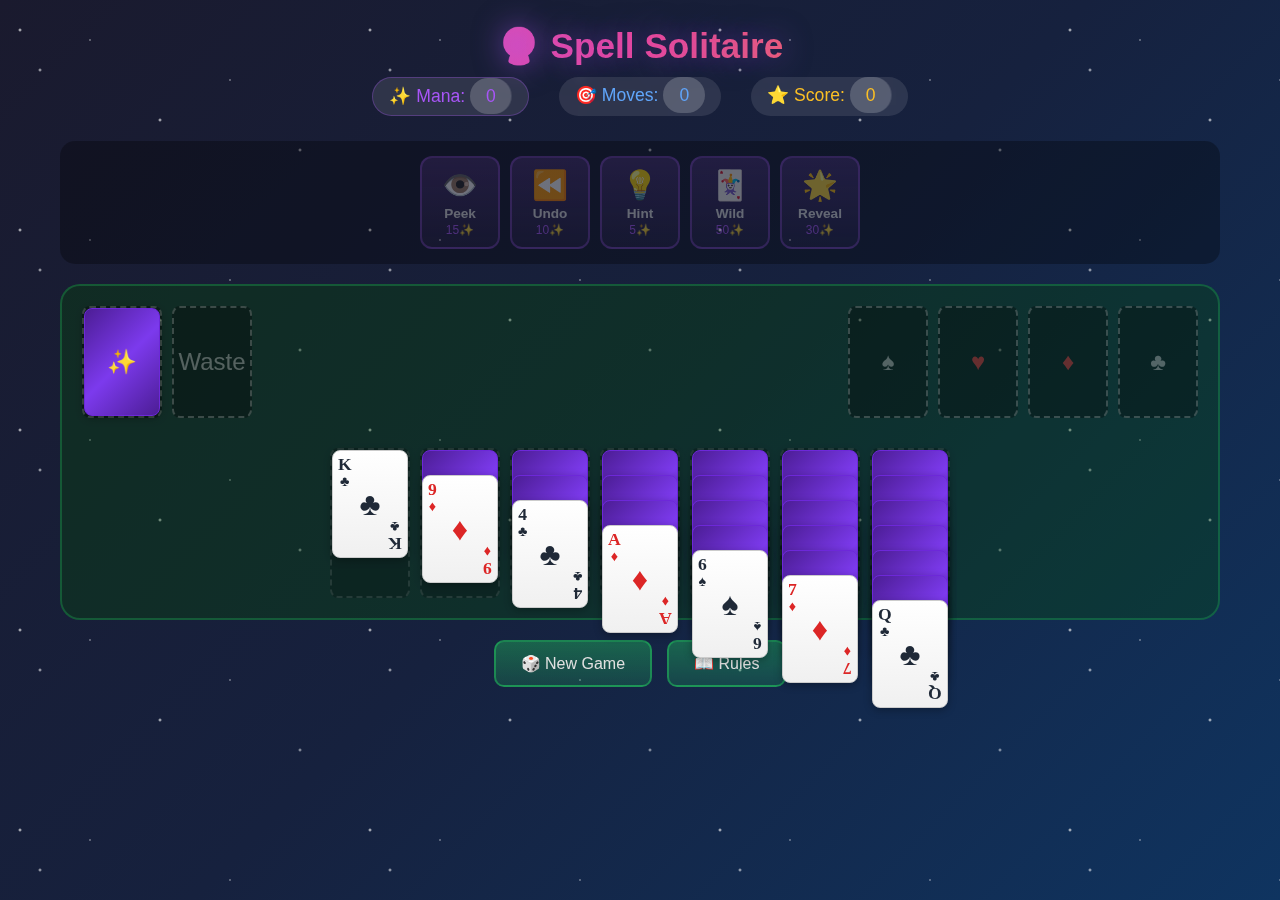
<file: games/spell-solitaire/index.html>
<!DOCTYPE html>
<html lang="en">
<head>
    <meta charset="UTF-8">
    <meta name="viewport" content="width=device-width, initial-scale=1.0">
    <title>🔮 Spell Solitaire</title>
    <meta name="description" content="Classic Klondike Solitaire with magical spells! Earn mana from moves and cast powerful spells like Peek, Undo, Hint, Wild, and Reveal.">
    <meta name="theme-color" content="#4c1d95">
    <link rel="stylesheet" href="styles.css">
</head>
<body>
    <div class="game-container">
        <header class="game-header">
            <h1>🔮 Spell Solitaire</h1>
            <div class="stats">
                <span class="mana-display">✨ Mana: <span id="mana">0</span></span>
                <span class="moves-display">🎯 Moves: <span id="moves">0</span></span>
                <span class="score-display">⭐ Score: <span id="score">0</span></span>
            </div>
        </header>

        <div class="spell-bar">
            <button class="spell-btn" id="spell-peek" data-cost="15" title="Peek at a face-down card (15 mana)">
                <span class="spell-icon">👁️</span>
                <span class="spell-name">Peek</span>
                <span class="spell-cost">15✨</span>
            </button>
            <button class="spell-btn" id="spell-undo" data-cost="10" title="Undo last move (10 mana)">
                <span class="spell-icon">⏪</span>
                <span class="spell-name">Undo</span>
                <span class="spell-cost">10✨</span>
            </button>
            <button class="spell-btn" id="spell-hint" data-cost="5" title="Get a hint (5 mana)">
                <span class="spell-icon">💡</span>
                <span class="spell-name">Hint</span>
                <span class="spell-cost">5✨</span>
            </button>
            <button class="spell-btn" id="spell-wildcard" data-cost="50" title="Turn a card wild - matches any suit! (50 mana)">
                <span class="spell-icon">🃏</span>
                <span class="spell-name">Wild</span>
                <span class="spell-cost">50✨</span>
            </button>
            <button class="spell-btn" id="spell-reveal" data-cost="30" title="Reveal all face-down cards for 3 seconds (30 mana)">
                <span class="spell-icon">🌟</span>
                <span class="spell-name">Reveal</span>
                <span class="spell-cost">30✨</span>
            </button>
        </div>

        <div class="game-board">
            <!-- Stock and Waste piles -->
            <div class="top-row">
                <div class="pile-group stock-waste">
                    <div class="pile stock" id="stock">
                        <div class="pile-label">Stock</div>
                    </div>
                    <div class="pile waste" id="waste">
                        <div class="pile-label">Waste</div>
                    </div>
                </div>
                
                <div class="pile-group foundations">
                    <div class="pile foundation" id="foundation-0" data-suit="♠">
                        <div class="pile-label">♠</div>
                    </div>
                    <div class="pile foundation" id="foundation-1" data-suit="♥">
                        <div class="pile-label">♥</div>
                    </div>
                    <div class="pile foundation" id="foundation-2" data-suit="♦">
                        <div class="pile-label">♦</div>
                    </div>
                    <div class="pile foundation" id="foundation-3" data-suit="♣">
                        <div class="pile-label">♣</div>
                    </div>
                </div>
            </div>

            <!-- Tableau piles -->
            <div class="tableau-row">
                <div class="pile tableau" id="tableau-0"></div>
                <div class="pile tableau" id="tableau-1"></div>
                <div class="pile tableau" id="tableau-2"></div>
                <div class="pile tableau" id="tableau-3"></div>
                <div class="pile tableau" id="tableau-4"></div>
                <div class="pile tableau" id="tableau-5"></div>
                <div class="pile tableau" id="tableau-6"></div>
            </div>
        </div>

        <div class="controls">
            <button class="control-btn" id="new-game">🎲 New Game</button>
            <button class="control-btn" id="rules-btn">📖 Rules</button>
        </div>

        <!-- Win Modal -->
        <div class="modal" id="win-modal">
            <div class="modal-content win-content">
                <h2>🎉 Victory! 🎉</h2>
                <p>You've mastered the arcane arts of Spell Solitaire!</p>
                <div class="final-stats">
                    <p>Final Score: <span id="final-score">0</span></p>
                    <p>Total Moves: <span id="final-moves">0</span></p>
                    <p>Mana Earned: <span id="final-mana">0</span></p>
                </div>
                <button class="control-btn" id="play-again">🔮 Play Again</button>
            </div>
        </div>

        <!-- Rules Modal -->
        <div class="modal" id="rules-modal">
            <div class="modal-content">
                <h2>📖 How to Play</h2>
                <div class="rules-text">
                    <h3>🎯 Goal</h3>
                    <p>Move all cards to the four foundation piles, building each suit from Ace to King.</p>
                    
                    <h3>🃏 Basic Rules</h3>
                    <ul>
                        <li>Build tableau piles in descending order, alternating colors</li>
                        <li>Only Kings can be placed in empty tableau spaces</li>
                        <li>Click the stock pile to draw cards to the waste pile</li>
                        <li>Double-click a card to auto-move it to a foundation</li>
                    </ul>

                    <h3>✨ The Twist: Spells!</h3>
                    <p>Every valid move earns you <strong>mana</strong>. Spend mana to cast powerful spells:</p>
                    <ul>
                        <li>👁️ <strong>Peek (15)</strong> - Click a face-down card to see it</li>
                        <li>⏪ <strong>Undo (10)</strong> - Take back your last move</li>
                        <li>💡 <strong>Hint (5)</strong> - Highlights a possible move</li>
                        <li>🃏 <strong>Wild (50)</strong> - Next card placed ignores color rules</li>
                        <li>🌟 <strong>Reveal (30)</strong> - See all face-down cards for 3 seconds</li>
                    </ul>
                </div>
                <button class="control-btn" id="close-rules">Got it!</button>
            </div>
        </div>

        <!-- Hint/Message display -->
        <div class="message-bar" id="message-bar"></div>
    </div>

    <script src="game.js"></script>
</body>
</html>
</file>
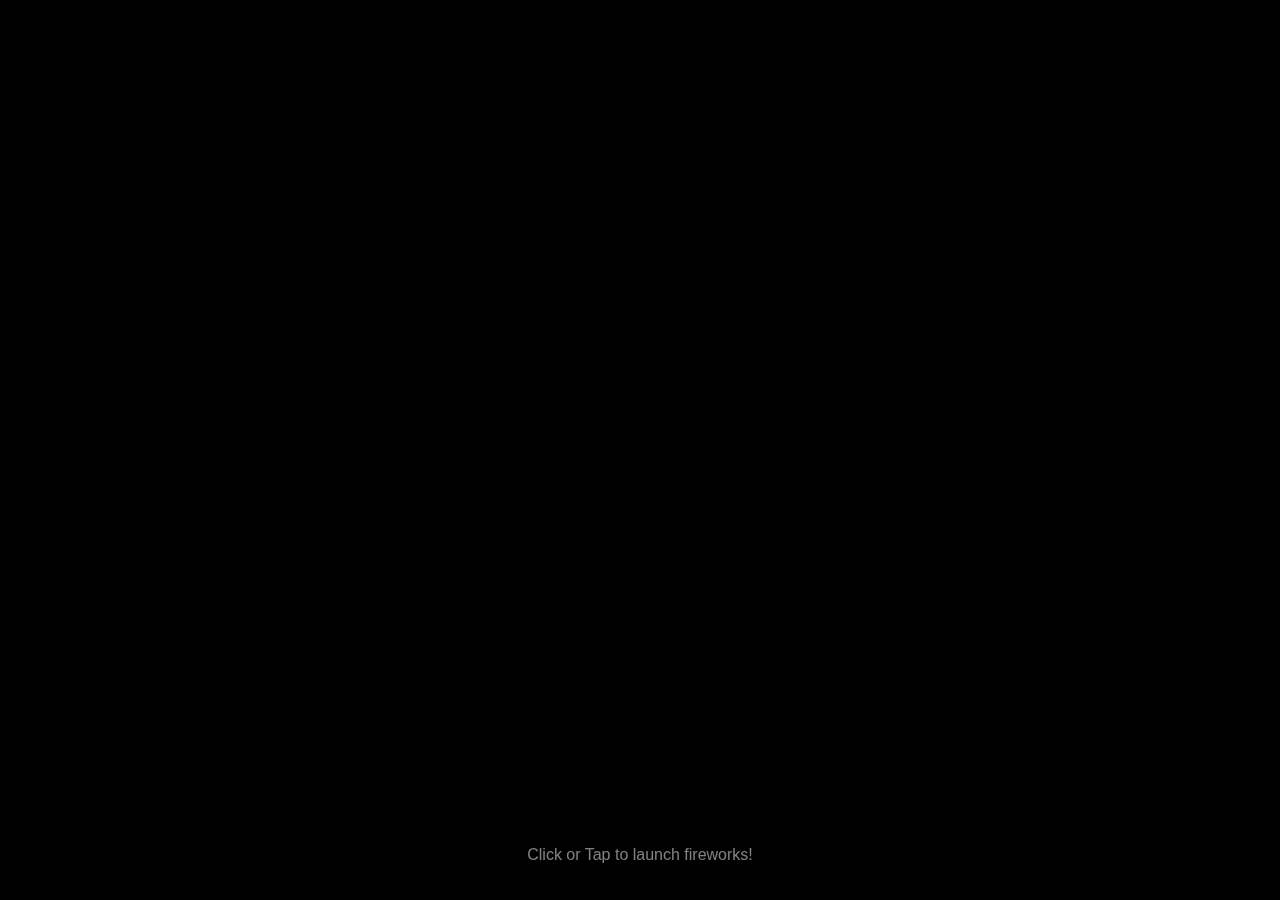
<file: websites/fireworks/index.html>
<!DOCTYPE html>
<html lang="en">
<head>
    <meta charset="UTF-8">
    <meta name="viewport" content="width=device-width, initial-scale=1.0">
    <title>Firework Simulator</title>
    <meta name="description" content="Interactive fireworks simulator - Click or tap anywhere to launch beautiful fireworks displays. A fun HTML5 canvas experience!">
    <meta name="theme-color" content="#000000">
    <link rel="stylesheet" href="style.css">
</head>
<body>
    <canvas id="canvas"></canvas>
    <div id="controls">
        <p>Click or Tap to launch fireworks!</p>
    </div>
    <script src="script.js"></script>
</body>
</html>
</file>
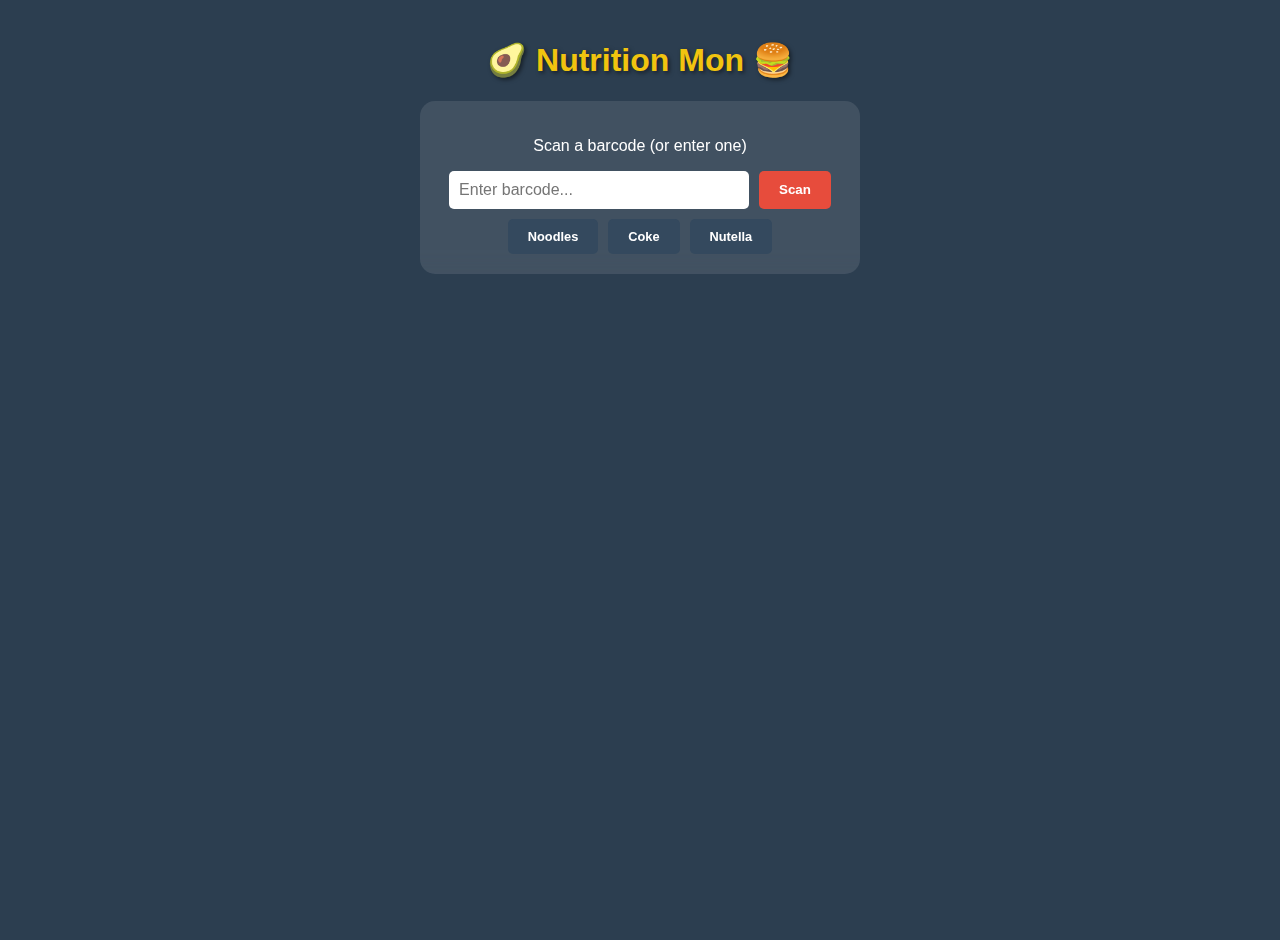
<file: games/nutrition-label-creature-generator/templates/index.html>
<!DOCTYPE html>
<html lang="en">
<head>
    <meta charset="UTF-8">
    <meta name="viewport" content="width=device-width, initial-scale=1.0">
    <title>Nutrition Creature Scanner</title>
    <style>
        :root {
            --bg-color: #2c3e50;
            --card-bg: #ecf0f1;
            --accent: #e74c3c;
            --text: #2c3e50;
        }

        body {
            font-family: 'Segoe UI', Tahoma, Geneva, Verdana, sans-serif;
            background-color: var(--bg-color);
            color: white;
            display: flex;
            flex-direction: column;
            align-items: center;
            min-height: 100vh;
            margin: 0;
            padding: 20px;
        }

        h1 {
            text-align: center;
            color: #f1c40f;
            text-shadow: 2px 2px 4px rgba(0,0,0,0.5);
        }

        .scanner-container {
            background: rgba(255, 255, 255, 0.1);
            padding: 20px;
            border-radius: 15px;
            backdrop-filter: blur(10px);
            margin-bottom: 20px;
            width: 100%;
            max-width: 400px;
            text-align: center;
        }

        input {
            padding: 10px;
            border-radius: 5px;
            border: none;
            width: 70%;
            font-size: 16px;
        }

        button {
            padding: 10px 20px;
            border-radius: 5px;
            border: none;
            background-color: var(--accent);
            color: white;
            font-weight: bold;
            cursor: pointer;
            transition: transform 0.1s;
        }

        button:active {
            transform: scale(0.95);
        }

        .creature-card {
            background-color: var(--card-bg);
            color: var(--text);
            border-radius: 20px;
            width: 300px;
            padding: 20px;
            box-shadow: 0 10px 20px rgba(0,0,0,0.3);
            display: none; /* Hidden by default */
            animation: popIn 0.5s cubic-bezier(0.175, 0.885, 0.32, 1.275);
            border: 5px solid #bdc3c7;
        }

        @keyframes popIn {
            from { transform: scale(0.5); opacity: 0; }
            to { transform: scale(1); opacity: 1; }
        }

        .creature-image {
            width: 100%;
            height: 200px;
            background-color: #95a5a6;
            border-radius: 10px;
            margin-bottom: 15px;
            display: flex;
            align-items: center;
            justify-content: center;
            font-size: 50px;
        }

        .stat-row {
            display: flex;
            justify-content: space-between;
            margin: 5px 0;
            align-items: center;
        }

        .stat-bar-container {
            width: 60%;
            background-color: #bdc3c7;
            border-radius: 10px;
            height: 10px;
            overflow: hidden;
        }

        .stat-bar {
            height: 100%;
            background-color: var(--accent);
            width: 0%;
            transition: width 1s ease-out;
        }

        .type-badge {
            background-color: #3498db;
            color: white;
            padding: 5px 10px;
            border-radius: 15px;
            font-size: 0.8em;
            text-transform: uppercase;
            font-weight: bold;
        }

        .loading {
            display: none;
            color: #f1c40f;
            margin: 20px;
        }

        .demo-buttons {
            margin-top: 10px;
            display: flex;
            gap: 10px;
            justify-content: center;
            flex-wrap: wrap;
        }
        
        .demo-btn {
            background-color: #34495e;
            font-size: 0.8em;
        }

    </style>
</head>
<body>

    <h1>🥑 Nutrition Mon 🍔</h1>

    <div class="scanner-container">
        <p>Scan a barcode (or enter one)</p>
        <div style="display: flex; gap: 10px; justify-content: center; margin-bottom: 10px;">
            <input type="text" id="barcodeInput" placeholder="Enter barcode...">
            <button onclick="scanBarcode()">Scan</button>
        </div>
        
        <div class="demo-buttons">
            <button class="demo-btn" onclick="setBarcode('737628064502')">Noodles</button>
            <button class="demo-btn" onclick="setBarcode('5449000000996')">Coke</button>
            <button class="demo-btn" onclick="setBarcode('3017620422003')">Nutella</button>
        </div>
    </div>

    <div id="loading" class="loading">Generating Creature DNA...</div>
    <div id="error" style="color: #e74c3c; display: none;"></div>

    <div id="creatureCard" class="creature-card">
        <div style="display: flex; justify-content: space-between; align-items: center; margin-bottom: 10px;">
            <h2 id="creatureName" style="margin: 0;">Blob</h2>
            <span id="creatureType" class="type-badge">Normal</span>
        </div>
        
        <div class="creature-image" id="creatureVisual">
            ?
        </div>
        
        <p id="creatureSource" style="font-size: 0.8em; color: #7f8c8d; font-style: italic;"></p>
        <p id="creatureDesc" style="font-size: 0.9em; margin-bottom: 15px;"></p>

        <div class="stats">
            <div class="stat-row">
                <span>HP</span>
                <div class="stat-bar-container"><div id="hpBar" class="stat-bar" style="background-color: #2ecc71;"></div></div>
            </div>
            <div class="stat-row">
                <span>ATK</span>
                <div class="stat-bar-container"><div id="atkBar" class="stat-bar" style="background-color: #e74c3c;"></div></div>
            </div>
            <div class="stat-row">
                <span>DEF</span>
                <div class="stat-bar-container"><div id="defBar" class="stat-bar" style="background-color: #3498db;"></div></div>
            </div>
            <div class="stat-row">
                <span>SPD</span>
                <div class="stat-bar-container"><div id="spdBar" class="stat-bar" style="background-color: #f1c40f;"></div></div>
            </div>
        </div>
    </div>

    <script>
        function setBarcode(code) {
            document.getElementById('barcodeInput').value = code;
            scanBarcode();
        }

        async function scanBarcode() {
            const barcode = document.getElementById('barcodeInput').value;
            const card = document.getElementById('creatureCard');
            const loading = document.getElementById('loading');
            const error = document.getElementById('error');

            if (!barcode) return;

            // Reset UI
            card.style.display = 'none';
            error.style.display = 'none';
            loading.style.display = 'block';

            try {
                const response = await fetch('/scan', {
                    method: 'POST',
                    headers: {
                        'Content-Type': 'application/json'
                    },
                    body: JSON.stringify({ barcode: barcode })
                });

                const data = await response.json();

                if (!response.ok) {
                    throw new Error(data.error || 'Failed to scan');
                }

                displayCreature(data);
            } catch (err) {
                error.textContent = err.message;
                error.style.display = 'block';
            } finally {
                loading.style.display = 'none';
            }
        }

        function displayCreature(data) {
            const card = document.getElementById('creatureCard');
            
            document.getElementById('creatureName').textContent = data.name;
            document.getElementById('creatureType').textContent = data.element;
            document.getElementById('creatureSource').textContent = "Born from: " + data.source_product;
            document.getElementById('creatureDesc').textContent = data.visuals.description;
            
            // Visuals
            const visual = document.getElementById('creatureVisual');
            visual.style.backgroundColor = data.visuals.color.toLowerCase();
            visual.textContent = getEmojiForBody(data.visuals.body_type);
            
            // Stats
            // Normalize stats to percentage (assuming max around 255 for most, HP higher)
            setBar('hpBar', data.stats.hp, 500);
            setBar('atkBar', data.stats.attack, 255);
            setBar('defBar', data.stats.defense, 255);
            setBar('spdBar', data.stats.speed, 255);

            card.style.display = 'block';
        }

        function setBar(id, value, max) {
            const percentage = Math.min((value / max) * 100, 100);
            document.getElementById(id).style.width = percentage + '%';
        }

        function getEmojiForBody(type) {
            const map = {
                'Round': '🟣',
                'Spiky': '🌵',
                'Slimy': '💧',
                'Muscular': '💪',
                'Ghostly': '👻',
                'Metallic': '🤖'
            };
            return map[type] || '❓';
        }
    </script>
</body>
</html>
</file>
<file: apps/do-not-disturb/styles.css>
* {
    margin: 0;
    padding: 0;
    box-sizing: border-box;
}

body {
    font-family: -apple-system, BlinkMacSystemFont, 'Segoe UI', Roboto, Oxygen, Ubuntu, sans-serif;
    min-height: 100vh;
    transition: background-color 0.5s ease;
}

#app {
    min-height: 100vh;
    display: flex;
    flex-direction: column;
    align-items: center;
    padding: 20px;
    transition: all 0.5s ease;
    position: relative;
}

/* Available State (Green) */
#app.available {
    background: linear-gradient(135deg, #2ecc71 0%, #27ae60 100%);
    color: #fff;
}

/* Dark State (Red) */
#app.dark {
    background: linear-gradient(135deg, #c0392b 0%, #8e2424 100%);
    color: #fff;
}

/* Settings Button */
.settings-btn {
    position: absolute;
    top: 20px;
    right: 20px;
    background: rgba(255, 255, 255, 0.2);
    border: none;
    font-size: 24px;
    padding: 10px;
    border-radius: 50%;
    cursor: pointer;
    transition: background 0.3s;
}

.settings-btn:hover {
    background: rgba(255, 255, 255, 0.3);
}

/* Main Content */
.main-content {
    max-width: 500px;
    width: 100%;
    display: flex;
    flex-direction: column;
    align-items: center;
    padding-top: 40px;
}

/* Status Display */
.status-display {
    text-align: center;
    margin-bottom: 30px;
}

.status-display h1 {
    font-size: 2.5rem;
    margin-bottom: 20px;
    text-shadow: 0 2px 10px rgba(0, 0, 0, 0.2);
}

.status-indicator {
    width: 120px;
    height: 120px;
    border-radius: 50%;
    margin: 0 auto 20px;
    box-shadow: 0 0 40px rgba(0, 0, 0, 0.3), inset 0 0 20px rgba(255, 255, 255, 0.2);
    transition: all 0.5s ease;
}

#app.available .status-indicator {
    background: radial-gradient(circle at 30% 30%, #5dff5d, #27ae60);
    box-shadow: 0 0 60px rgba(46, 204, 113, 0.8);
}

#app.dark .status-indicator {
    background: radial-gradient(circle at 30% 30%, #ff5d5d, #c0392b);
    box-shadow: 0 0 60px rgba(192, 57, 43, 0.8);
    animation: pulse 2s infinite;
}

@keyframes pulse {
    0%, 100% { box-shadow: 0 0 60px rgba(192, 57, 43, 0.8); }
    50% { box-shadow: 0 0 80px rgba(192, 57, 43, 1); }
}

.status-text {
    font-size: 1.5rem;
    font-weight: 600;
    text-transform: uppercase;
    letter-spacing: 2px;
}

/* Dark Message Section */
.dark-message {
    background: rgba(0, 0, 0, 0.2);
    border-radius: 20px;
    padding: 25px;
    margin-bottom: 30px;
    width: 100%;
    animation: fadeIn 0.5s ease;
}

@keyframes fadeIn {
    from { opacity: 0; transform: translateY(-10px); }
    to { opacity: 1; transform: translateY(0); }
}

.alive-badge {
    background: rgba(255, 255, 255, 0.2);
    padding: 10px 20px;
    border-radius: 30px;
    font-weight: 600;
    display: inline-block;
    margin-bottom: 15px;
}

.dark-explanation {
    font-size: 1.1rem;
    line-height: 1.6;
    margin-bottom: 20px;
    opacity: 0.95;
}

.emergency-section {
    background: rgba(255, 255, 255, 0.1);
    padding: 15px;
    border-radius: 10px;
    margin-bottom: 20px;
}

.emergency-section h3 {
    margin-bottom: 8px;
}

.leave-message-section h3 {
    margin-bottom: 10px;
}

.leave-message-section textarea {
    width: 100%;
    padding: 12px;
    border: none;
    border-radius: 10px;
    font-size: 1rem;
    min-height: 80px;
    resize: vertical;
    margin-bottom: 10px;
}

.submit-btn {
    background: #fff;
    color: #c0392b;
    border: none;
    padding: 12px 24px;
    border-radius: 25px;
    font-size: 1rem;
    font-weight: 600;
    cursor: pointer;
    transition: transform 0.2s, box-shadow 0.2s;
}

.submit-btn:hover {
    transform: scale(1.05);
    box-shadow: 0 5px 20px rgba(0, 0, 0, 0.2);
}

/* Available Message */
.available-message {
    margin-bottom: 30px;
    font-size: 1.2rem;
    opacity: 0.9;
}

/* Toggle Button */
.toggle-btn {
    background: #fff;
    border: none;
    padding: 20px 50px;
    border-radius: 50px;
    font-size: 1.3rem;
    font-weight: 700;
    cursor: pointer;
    transition: all 0.3s ease;
    box-shadow: 0 10px 30px rgba(0, 0, 0, 0.2);
    margin-bottom: 30px;
}

#app.available .toggle-btn {
    color: #c0392b;
}

#app.available .toggle-btn:hover {
    background: #c0392b;
    color: #fff;
}

#app.dark .toggle-btn {
    color: #27ae60;
}

#app.dark .toggle-btn:hover {
    background: #27ae60;
    color: #fff;
}

.toggle-btn:active {
    transform: scale(0.95);
}

/* Vault Section */
.vault-section {
    width: 100%;
}

#app.dark .vault-section {
    display: none;
}

.vault-toggle {
    width: 100%;
    background: rgba(255, 255, 255, 0.2);
    border: none;
    padding: 15px;
    border-radius: 10px;
    color: #fff;
    font-size: 1.1rem;
    cursor: pointer;
    transition: background 0.3s;
}

.vault-toggle:hover {
    background: rgba(255, 255, 255, 0.3);
}

.vault-contents {
    background: rgba(255, 255, 255, 0.1);
    border-radius: 10px;
    margin-top: 10px;
    padding: 15px;
    max-height: 300px;
    overflow-y: auto;
}

.messages-list {
    max-height: 200px;
    overflow-y: auto;
}

.no-messages {
    text-align: center;
    opacity: 0.7;
    padding: 20px;
}

.message-item {
    background: rgba(255, 255, 255, 0.15);
    padding: 12px;
    border-radius: 8px;
    margin-bottom: 10px;
}

.message-item .timestamp {
    font-size: 0.8rem;
    opacity: 0.7;
    margin-bottom: 5px;
}

.message-item .content {
    font-size: 1rem;
    line-height: 1.4;
}

.clear-vault-btn {
    width: 100%;
    background: rgba(255, 255, 255, 0.2);
    border: none;
    padding: 10px;
    border-radius: 8px;
    color: #fff;
    cursor: pointer;
    margin-top: 10px;
    transition: background 0.3s;
}

.clear-vault-btn:hover {
    background: rgba(255, 100, 100, 0.4);
}

/* Modal */
.modal {
    position: fixed;
    top: 0;
    left: 0;
    width: 100%;
    height: 100%;
    background: rgba(0, 0, 0, 0.7);
    display: flex;
    align-items: center;
    justify-content: center;
    z-index: 1000;
}

.modal-content {
    background: #fff;
    color: #333;
    padding: 30px;
    border-radius: 20px;
    max-width: 400px;
    width: 90%;
    animation: slideUp 0.3s ease;
}

@keyframes slideUp {
    from { opacity: 0; transform: translateY(20px); }
    to { opacity: 1; transform: translateY(0); }
}

.modal-content h2 {
    margin-bottom: 20px;
    text-align: center;
}

.form-group {
    margin-bottom: 20px;
}

.form-group label {
    display: block;
    margin-bottom: 8px;
    font-weight: 600;
}

.form-group input,
.form-group textarea {
    width: 100%;
    padding: 12px;
    border: 2px solid #ddd;
    border-radius: 10px;
    font-size: 1rem;
}

.form-group textarea {
    min-height: 80px;
    resize: vertical;
}

.form-group input:focus,
.form-group textarea:focus {
    outline: none;
    border-color: #27ae60;
}

.modal-buttons {
    display: flex;
    gap: 10px;
}

.save-btn {
    flex: 1;
    background: #27ae60;
    color: #fff;
    border: none;
    padding: 12px;
    border-radius: 10px;
    font-size: 1rem;
    font-weight: 600;
    cursor: pointer;
    transition: background 0.3s;
}

.save-btn:hover {
    background: #219150;
}

.cancel-btn {
    flex: 1;
    background: #eee;
    color: #333;
    border: none;
    padding: 12px;
    border-radius: 10px;
    font-size: 1rem;
    font-weight: 600;
    cursor: pointer;
    transition: background 0.3s;
}

.cancel-btn:hover {
    background: #ddd;
}

/* Utility */
.hidden {
    display: none !important;
}

/* Responsive */
@media (max-width: 500px) {
    .status-display h1 {
        font-size: 2rem;
    }
    
    .status-indicator {
        width: 100px;
        height: 100px;
    }
    
    .toggle-btn {
        padding: 15px 40px;
        font-size: 1.1rem;
    }
}
</file>
<file: games/spell-solitaire/styles.css>
/* Spell Solitaire - Magical Theme */

* {
    margin: 0;
    padding: 0;
    box-sizing: border-box;
}

body {
    font-family: 'Segoe UI', Tahoma, Geneva, Verdana, sans-serif;
    background: linear-gradient(135deg, #1a1a2e 0%, #16213e 50%, #0f3460 100%);
    min-height: 100vh;
    color: #e0e0e0;
    overflow-x: hidden;
}

/* Animated background stars */
body::before {
    content: '';
    position: fixed;
    top: 0;
    left: 0;
    right: 0;
    bottom: 0;
    background-image: 
        radial-gradient(2px 2px at 20px 30px, #eee, transparent),
        radial-gradient(2px 2px at 40px 70px, rgba(255,255,255,0.8), transparent),
        radial-gradient(1px 1px at 90px 40px, #fff, transparent),
        radial-gradient(2px 2px at 160px 120px, rgba(255,255,255,0.9), transparent),
        radial-gradient(1px 1px at 230px 80px, #fff, transparent),
        radial-gradient(2px 2px at 300px 150px, rgba(255,255,255,0.7), transparent);
    background-size: 350px 200px;
    animation: twinkle 5s ease-in-out infinite alternate;
    pointer-events: none;
    z-index: 0;
}

@keyframes twinkle {
    0% { opacity: 0.5; }
    100% { opacity: 1; }
}

.game-container {
    max-width: 1200px;
    margin: 0 auto;
    padding: 10px 20px;
    position: relative;
    z-index: 1;
}

/* Header */
.game-header {
    text-align: center;
    padding: 15px 0;
    margin-bottom: 10px;
}

.game-header h1 {
    font-size: 2.2rem;
    background: linear-gradient(90deg, #a855f7, #ec4899, #f59e0b);
    -webkit-background-clip: text;
    -webkit-text-fill-color: transparent;
    background-clip: text;
    text-shadow: 0 0 30px rgba(168, 85, 247, 0.5);
    margin-bottom: 10px;
}

.stats {
    display: flex;
    justify-content: center;
    gap: 30px;
    font-size: 1.1rem;
}

.stats span {
    padding: 8px 16px;
    background: rgba(255, 255, 255, 0.1);
    border-radius: 20px;
    backdrop-filter: blur(5px);
}

.mana-display {
    color: #a855f7;
    border: 1px solid rgba(168, 85, 247, 0.3);
}

.moves-display {
    color: #60a5fa;
}

.score-display {
    color: #fbbf24;
}

/* Spell Bar */
.spell-bar {
    display: flex;
    justify-content: center;
    gap: 10px;
    padding: 15px;
    background: rgba(0, 0, 0, 0.3);
    border-radius: 15px;
    margin-bottom: 20px;
    flex-wrap: wrap;
}

.spell-btn {
    display: flex;
    flex-direction: column;
    align-items: center;
    padding: 10px 15px;
    background: linear-gradient(180deg, rgba(168, 85, 247, 0.3) 0%, rgba(168, 85, 247, 0.1) 100%);
    border: 2px solid rgba(168, 85, 247, 0.5);
    border-radius: 12px;
    color: #e0e0e0;
    cursor: pointer;
    transition: all 0.3s ease;
    min-width: 80px;
}

.spell-btn:hover:not(:disabled) {
    background: linear-gradient(180deg, rgba(168, 85, 247, 0.5) 0%, rgba(168, 85, 247, 0.2) 100%);
    transform: translateY(-3px);
    box-shadow: 0 5px 20px rgba(168, 85, 247, 0.4);
}

.spell-btn:disabled {
    opacity: 0.4;
    cursor: not-allowed;
}

.spell-btn.active {
    background: linear-gradient(180deg, rgba(236, 72, 153, 0.6) 0%, rgba(236, 72, 153, 0.3) 100%);
    border-color: #ec4899;
    box-shadow: 0 0 20px rgba(236, 72, 153, 0.5);
    animation: pulse 1s infinite;
}

@keyframes pulse {
    0%, 100% { box-shadow: 0 0 20px rgba(236, 72, 153, 0.5); }
    50% { box-shadow: 0 0 30px rgba(236, 72, 153, 0.8); }
}

.spell-icon {
    font-size: 1.8rem;
    margin-bottom: 4px;
}

.spell-name {
    font-size: 0.85rem;
    font-weight: 600;
}

.spell-cost {
    font-size: 0.75rem;
    color: #a855f7;
    margin-top: 2px;
}

/* Game Board */
.game-board {
    background: rgba(0, 80, 0, 0.3);
    border-radius: 20px;
    padding: 20px;
    border: 2px solid rgba(34, 197, 94, 0.3);
}

.top-row {
    display: flex;
    justify-content: space-between;
    margin-bottom: 30px;
}

.pile-group {
    display: flex;
    gap: 10px;
}

.foundations {
    display: flex;
    gap: 10px;
}

/* Card Piles */
.pile {
    width: 80px;
    height: 112px;
    border-radius: 8px;
    position: relative;
    display: flex;
    align-items: center;
    justify-content: center;
}

.pile-label {
    color: rgba(255, 255, 255, 0.3);
    font-size: 1.5rem;
    position: absolute;
    pointer-events: none;
}

.stock, .waste, .foundation {
    background: rgba(0, 0, 0, 0.3);
    border: 2px dashed rgba(255, 255, 255, 0.2);
}

.stock {
    cursor: pointer;
}

.stock:hover {
    border-color: rgba(168, 85, 247, 0.6);
}

.foundation[data-suit="♥"] .pile-label,
.foundation[data-suit="♦"] .pile-label {
    color: rgba(239, 68, 68, 0.4);
}

/* Tableau Row */
.tableau-row {
    display: flex;
    justify-content: center;
    gap: 10px;
}

.tableau {
    min-height: 150px;
    background: rgba(0, 0, 0, 0.2);
    border: 2px dashed rgba(255, 255, 255, 0.1);
}

/* Cards */
.card {
    width: 76px;
    height: 108px;
    border-radius: 8px;
    position: absolute;
    cursor: pointer;
    transition: transform 0.15s ease, box-shadow 0.15s ease;
    user-select: none;
    font-family: 'Georgia', serif;
}

.card.face-up {
    background: linear-gradient(180deg, #ffffff 0%, #f0f0f0 100%);
    border: 1px solid #ccc;
    box-shadow: 0 2px 8px rgba(0, 0, 0, 0.3);
}

.card.face-down {
    background: linear-gradient(135deg, #4c1d95 0%, #7c3aed 50%, #4c1d95 100%);
    border: 1px solid #6d28d9;
    box-shadow: 0 2px 8px rgba(0, 0, 0, 0.3);
}

.card.face-down::after {
    content: '✨';
    font-size: 1.5rem;
    position: absolute;
    top: 50%;
    left: 50%;
    transform: translate(-50%, -50%);
}

.card:hover:not(.face-down) {
    transform: translateY(-5px);
    box-shadow: 0 8px 20px rgba(0, 0, 0, 0.4);
}

.card.selected {
    box-shadow: 0 0 20px 5px rgba(168, 85, 247, 0.8);
    transform: translateY(-5px);
    z-index: 1000 !important;
}

.card.hint {
    animation: hintGlow 1s ease-in-out infinite;
}

@keyframes hintGlow {
    0%, 100% { box-shadow: 0 0 10px 3px rgba(251, 191, 36, 0.6); }
    50% { box-shadow: 0 0 25px 8px rgba(251, 191, 36, 0.9); }
}

.card.wild {
    box-shadow: 0 0 15px 3px rgba(236, 72, 153, 0.7);
}

.card.wild::before {
    content: '🃏';
    position: absolute;
    top: 2px;
    right: 2px;
    font-size: 0.8rem;
}

.card.peeking {
    transform: rotateY(180deg);
    transition: transform 0.5s ease;
}

.card.revealed {
    animation: revealPulse 0.5s ease;
}

@keyframes revealPulse {
    0% { transform: scale(1); }
    50% { transform: scale(1.05); }
    100% { transform: scale(1); }
}

/* Card content */
.card-content {
    width: 100%;
    height: 100%;
    display: flex;
    flex-direction: column;
    padding: 5px;
}

.card-corner {
    display: flex;
    flex-direction: column;
    align-items: center;
    line-height: 1;
}

.card-corner.top-left {
    align-self: flex-start;
}

.card-corner.bottom-right {
    align-self: flex-end;
    transform: rotate(180deg);
    margin-top: auto;
}

.card-rank {
    font-size: 1.1rem;
    font-weight: bold;
}

.card-suit {
    font-size: 0.9rem;
}

.card-center {
    position: absolute;
    top: 50%;
    left: 50%;
    transform: translate(-50%, -50%);
    font-size: 2rem;
}

.card.red .card-rank,
.card.red .card-suit,
.card.red .card-center {
    color: #dc2626;
}

.card.black .card-rank,
.card.black .card-suit,
.card.black .card-center {
    color: #1f2937;
}

/* Controls */
.controls {
    display: flex;
    justify-content: center;
    gap: 15px;
    margin-top: 20px;
}

.control-btn {
    padding: 12px 25px;
    font-size: 1rem;
    background: linear-gradient(180deg, rgba(34, 197, 94, 0.4) 0%, rgba(34, 197, 94, 0.2) 100%);
    border: 2px solid rgba(34, 197, 94, 0.5);
    border-radius: 10px;
    color: #e0e0e0;
    cursor: pointer;
    transition: all 0.3s ease;
}

.control-btn:hover {
    background: linear-gradient(180deg, rgba(34, 197, 94, 0.6) 0%, rgba(34, 197, 94, 0.3) 100%);
    transform: translateY(-2px);
    box-shadow: 0 5px 15px rgba(34, 197, 94, 0.3);
}

/* Modals */
.modal {
    display: none;
    position: fixed;
    top: 0;
    left: 0;
    right: 0;
    bottom: 0;
    background: rgba(0, 0, 0, 0.8);
    backdrop-filter: blur(5px);
    z-index: 2000;
    align-items: center;
    justify-content: center;
}

.modal.show {
    display: flex;
}

.modal-content {
    background: linear-gradient(180deg, #1a1a2e 0%, #16213e 100%);
    padding: 30px;
    border-radius: 20px;
    max-width: 500px;
    width: 90%;
    max-height: 80vh;
    overflow-y: auto;
    border: 2px solid rgba(168, 85, 247, 0.5);
    box-shadow: 0 0 50px rgba(168, 85, 247, 0.3);
}

.modal-content h2 {
    text-align: center;
    margin-bottom: 20px;
    font-size: 1.8rem;
    color: #a855f7;
}

.win-content {
    text-align: center;
}

.final-stats {
    margin: 20px 0;
    padding: 15px;
    background: rgba(0, 0, 0, 0.3);
    border-radius: 10px;
}

.final-stats p {
    margin: 8px 0;
    font-size: 1.1rem;
}

.rules-text h3 {
    color: #ec4899;
    margin: 15px 0 10px;
}

.rules-text ul {
    margin-left: 20px;
    margin-bottom: 10px;
}

.rules-text li {
    margin: 5px 0;
    line-height: 1.5;
}

/* Message Bar */
.message-bar {
    position: fixed;
    bottom: 20px;
    left: 50%;
    transform: translateX(-50%);
    padding: 12px 25px;
    background: rgba(0, 0, 0, 0.8);
    border: 2px solid #a855f7;
    border-radius: 25px;
    color: #e0e0e0;
    font-size: 1rem;
    opacity: 0;
    transition: opacity 0.3s ease;
    z-index: 1500;
    pointer-events: none;
}

.message-bar.show {
    opacity: 1;
}

/* Responsive Design */
@media (max-width: 800px) {
    .game-container {
        padding: 5px 10px;
    }

    .game-header h1 {
        font-size: 1.6rem;
    }

    .stats {
        gap: 10px;
        font-size: 0.9rem;
    }

    .stats span {
        padding: 5px 10px;
    }

    .spell-bar {
        gap: 5px;
        padding: 10px;
    }

    .spell-btn {
        padding: 8px 10px;
        min-width: 60px;
    }

    .spell-icon {
        font-size: 1.4rem;
    }

    .spell-name {
        font-size: 0.7rem;
    }

    .spell-cost {
        font-size: 0.65rem;
    }

    .pile, .card {
        width: 50px;
        height: 70px;
    }

    .card {
        width: 46px;
        height: 66px;
    }

    .card-rank {
        font-size: 0.8rem;
    }

    .card-suit {
        font-size: 0.7rem;
    }

    .card-center {
        font-size: 1.2rem;
    }

    .card.face-down::after {
        font-size: 1rem;
    }

    .game-board {
        padding: 10px;
    }

    .top-row {
        margin-bottom: 15px;
    }

    .pile-group, .foundations {
        gap: 5px;
    }

    .tableau-row {
        gap: 5px;
    }
}

@media (max-width: 500px) {
    .pile, .card {
        width: 42px;
        height: 60px;
    }

    .card {
        width: 38px;
        height: 56px;
    }

    .card-corner {
        font-size: 0.7rem;
    }

    .card-center {
        font-size: 1rem;
    }

    .pile-label {
        font-size: 1rem;
    }
}
</file>
<file: websites/fireworks/style.css>
body {
    margin: 0;
    padding: 0;
    background-color: #000;
    overflow: hidden;
    font-family: 'Arial', sans-serif;
}

canvas {
    display: block;
    width: 100vw;
    height: 100vh;
}

#controls {
    position: absolute;
    bottom: 20px;
    left: 50%;
    transform: translateX(-50%);
    color: rgba(255, 255, 255, 0.5);
    pointer-events: none; /* Let clicks pass through to canvas */
    user-select: none;
}
</file>
